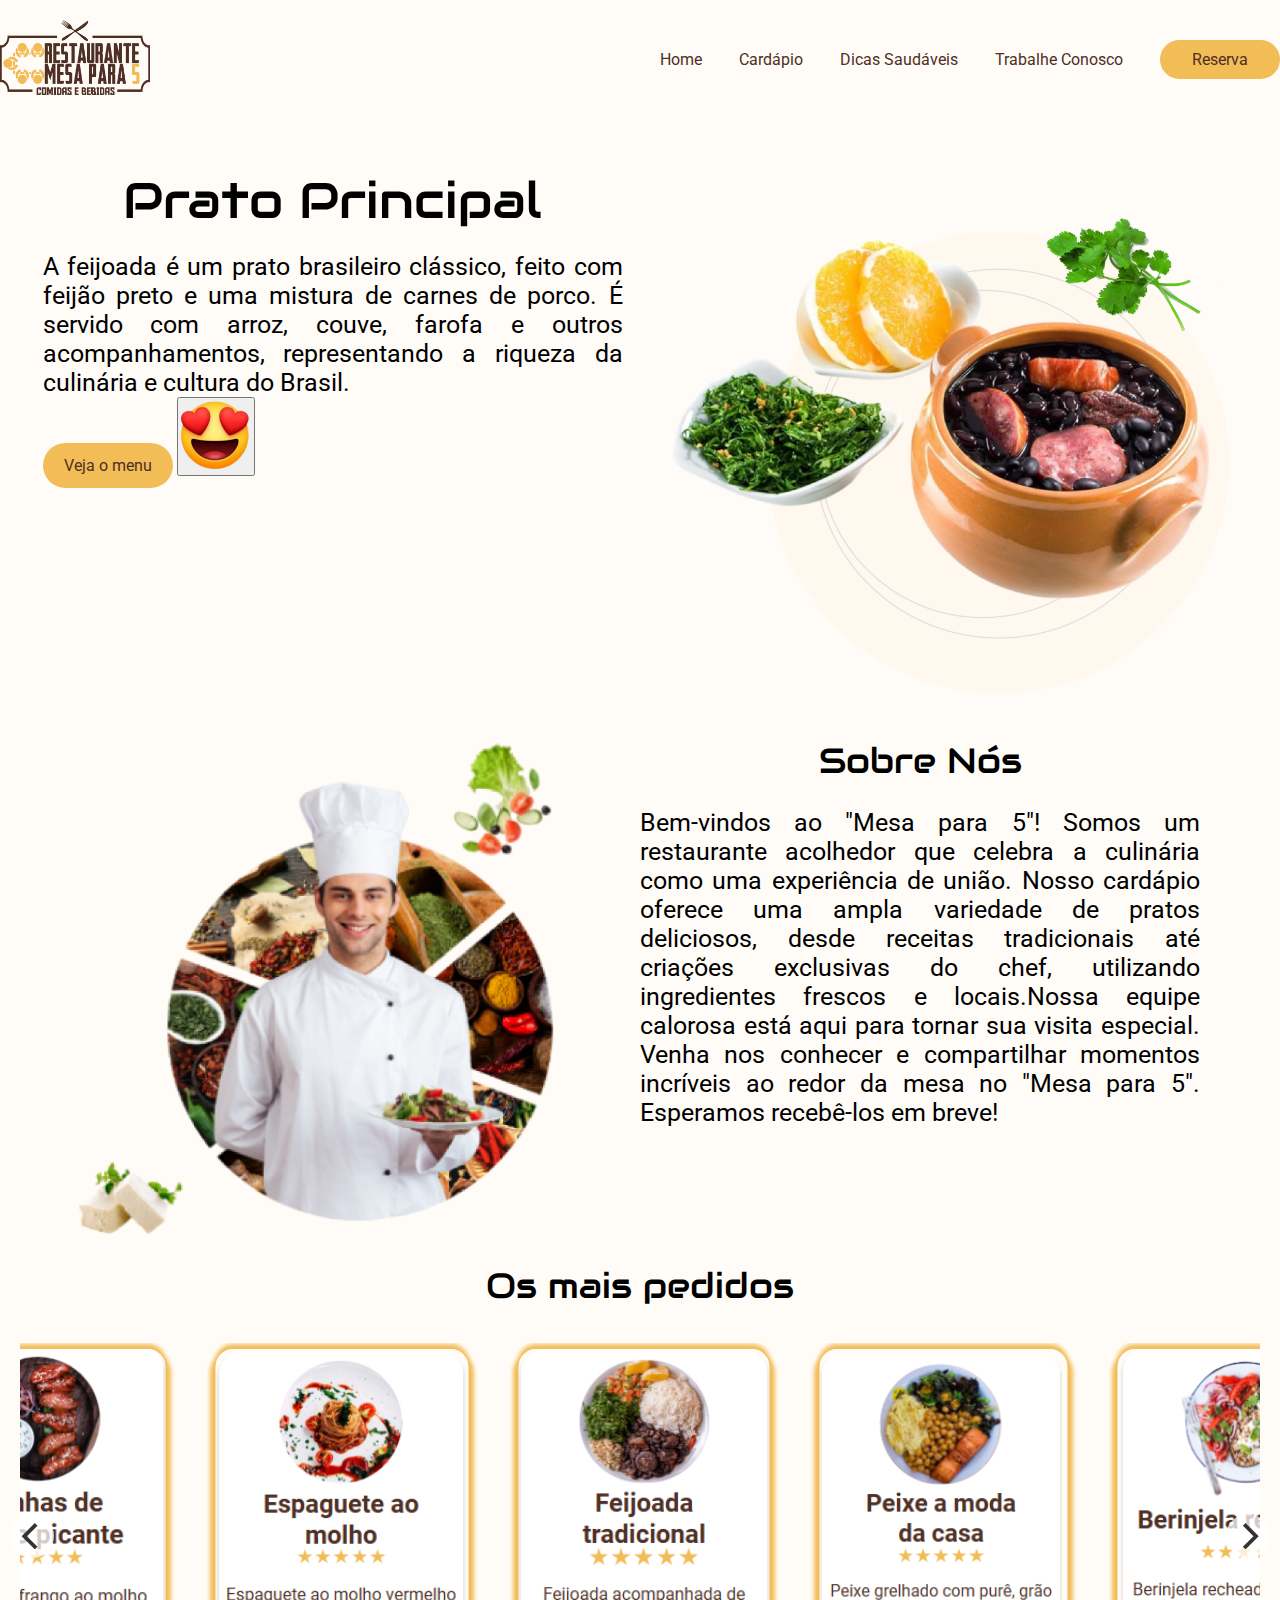
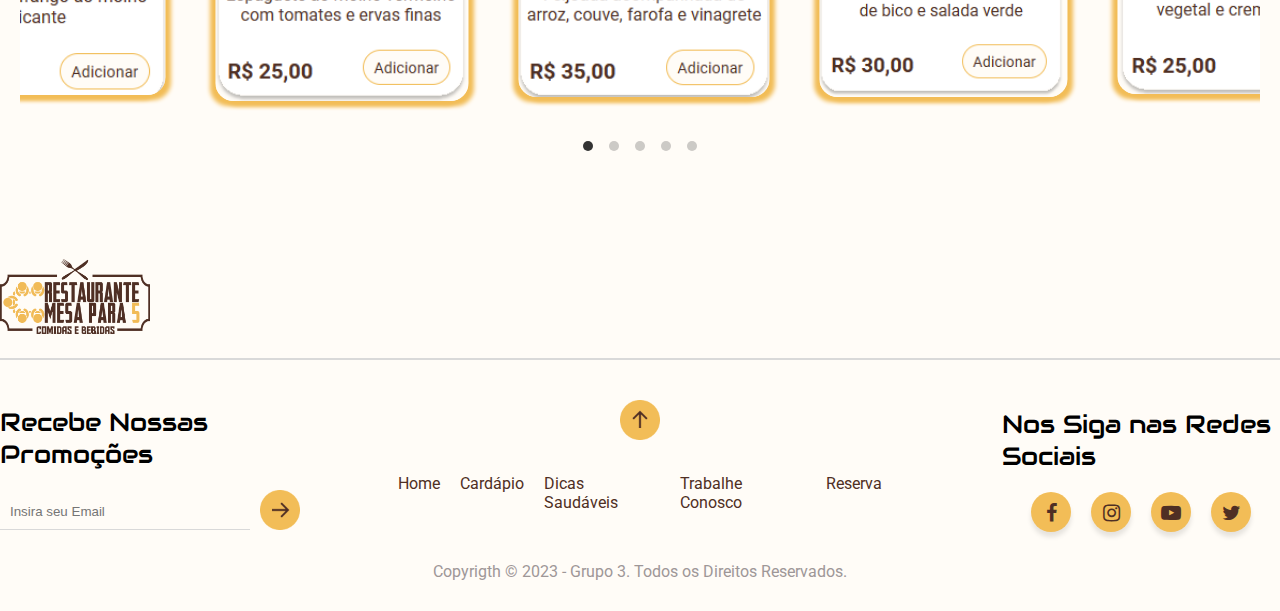
<file: index.html>
<!DOCTYPE html>
<html lang="en">

<head>
    <meta charset="UTF-8">
    <meta name="viewport" content="width=device-width, initial-scale=1.0">
    <title>Mesa Para 5</title>
    <link rel="stylesheet" href="/style-root.css">
    <link rel="stylesheet" href="/style-index.css">
    <script src="/script-index.js" defer></script>
    <link rel="stylesheet" href="https://cdnjs.cloudflare.com/ajax/libs/font-awesome/4.7.0/css/font-awesome.min.css">
    <link rel="stylesheet" href="/flickity-carousel/flickity.css">
    <script src="/flickity-carousel/flickity.pkgd.js" defer></script>
</head>

<body>
    <header class="cabecalho">
        <a href="/index.html">
          <img class="cabecalho-imagem" src="/img/logo.png" alt="Logo do Restaurante Mesa Para 5" width="100">
        </a>
        <nav class="cabecalho-menu">
          <a href="/index.html">Home</a>
          <a href="/pages/cardapio/cardapio.html">Cardápio</a>
          <a href="/pages/dicas_saudaveis/dicas_saudaveis.html">Dicas Saudáveis</a>
          <a href="/pages/trabalhe_conosco/trabalhe_conosco.html">Trabalhe Conosco</a>
          <button class="cabecalho-button"><a href="/pages/reserva/reserva.html">Reserva</button></a>
        </nav>
    </header>
    <main class="main-content">
        <div class="conteiner">
          <div class="prato-principal">
            <h1 class="prato-principal-h1">Prato Principal</h1>
              <section class="section-principal">
                  <p class="p-prato-principal">
                    A feijoada é um prato brasileiro clássico, feito com feijão preto e uma mistura de carnes de porco. É
                    servido com arroz, couve, farofa e outros acompanhamentos, representando a riqueza da culinária e
                    cultura do Brasil.
                  </p>
              </section>
              <div class="botao-menu">
                <button class="menu-button"><a href="/pages/cardapio/cardapio.html">Veja o menu</button></a>
                <button onclick="showModal()" ><img src="/img/coracao 1.png" alt=""></button>
                <div class="modal" id="modal">
                  <div class="modal-content">
                    <span class="span-modal" onclick="hideModal()">&times;</span>
                    <h1 class="modal-content-h1">Cada refeição é uma experiência única e valiosa!</h1>
                  </div>
                </div>
              </div>
            </div>
            <div class="prato-principal-img">
              <img class="prato-principal" src="/img/Prato Principal - img.png" width="400" alt="Imagem do prato principal" class="img-prato-principal">
            </div>
        </div>
        <div class="about-us">
            <div class="about-img">
              <img class="quem-somos-img" src="/img/sobre-nos 1.png" width="400" alt="Imagem chefe de cozinha">
            </div>
            <section class="">
            <h1 class="h1-about-us">Sobre Nós</h1>
              <p class="p-about-us">
                Bem-vindos ao "Mesa para 5"! Somos um restaurante acolhedor que celebra a culinária como uma experiência
                de união. Nosso cardápio oferece uma ampla variedade de pratos deliciosos, desde receitas tradicionais
                até criações exclusivas do chef, utilizando ingredientes frescos e locais.Nossa equipe calorosa está
                aqui para tornar sua visita especial. Venha nos conhecer e compartilhar momentos incríveis ao redor da
                mesa no "Mesa para 5". Esperamos recebê-los em breve!
              </p>
            </section>
          </div>
        </div>
        <div>
          <h1 class="h1-carousel">Os mais pedidos</h1>
          <div class="carousel" data-flickity='{"wrapAround": true}'>
              <div class="carousel-cell">
                <img src="/img/feijoada-tradicional.png" alt="Feijoada tradicional brasileira" width="251" >
              </div>
              <div class="carousel-cell">
                <img src="/img/peixe-moda-casa.png" alt="peixe a moda da casa" width="248">
              </div>
              <div class="carousel-cell">
                <img src="/img/beringela-recheada.png" alt="beringela recheada" width="251">
              </div>
              <div class="carousel-cell">
                <img src="/img/asinhas-frango-picante.png" alt="asinha de frango com pimenta" width="258">
              </div>
              <div class="carousel-cell">
                <img src="/img/espaguete-ao-molho.png" alt="espaguete ao molho" width="253">
              </div>
          </div>
        </div>
    </main>
    <picture class="logo-rodape">
      <a href="/index.html"><img class="cabecalho-imagem" src="/img/logo.png" alt="Logo do Restaurante Mesa Para 5" width="100"></a>
    </picture>
    <footer class="footer">
        <div class="cadastro-para-promocoes">
          <h2 class="titulo-footer">Recebe Nossas Promoções</h2>
          <div>
            <form class="button-confirmar-email-geral" action="#">
              <input class="email-newsletter" type="email" name="email-newsletter" placeholder="Insira seu Email" required>
              <button class="botton-confirmar-email" type="submit" aria-label="Confirmar o Envio"><img
                  src="/img/cadastro-email-newsletter.png" alt=""></button>
            </form>
          </div>
        </div>
        <div class="cabecalho-footer-geral">
          <a href="/index.html"><img src="/img/retornar-topo.png" alt="Retornar ao Topo da Página"></a>
          <nav class="cabecalho-footer">
            <a href="/index.html">Home</a>
            <a href="/pages/cardapio/cardapio.html">Cardápio</a>
            <a href="/pages/dicas_saudaveis/dicas_saudaveis.html">Dicas Saudáveis</a>
            <a href="/pages/trabalhe_conosco/trabalhe_conosco.html">Trabalhe Conosco</a>
            <a href="/pages/reserva/reserva.html">Reserva</a>
          </nav>
          <p class="copyrigth">Copyrigth © 2023 - Grupo 3. Todos os Direitos Reservados.</p>
        </div>
        <div class="redes-sociais">
          <h2 class="titulo-footer">Nos Siga nas Redes Sociais</h2>
          <div class="nossas-redes">
            <div class="icon facebook">
                <div class="rede">Facebook</div>
                <span><i class="fa fa-facebook-f"></i></span>
            </div>
            <div class="icon instagram">
                <div class="rede">Instagram</div>
                <span><i class="fa fa-instagram"></i></span>
            </div>
            <div class="icon youtube">
                <div class="rede">Youtube</div>
                <span><i class="fa fa-youtube-play"></i></span>
            </div>
            <div class="icon twitter">
                <div class="rede">Twitter</div>
                <span><i class="fa fa-twitter"></i></span>
            </div>
        </div>
        </div>
      </footer>
</body>

</html>
</file>
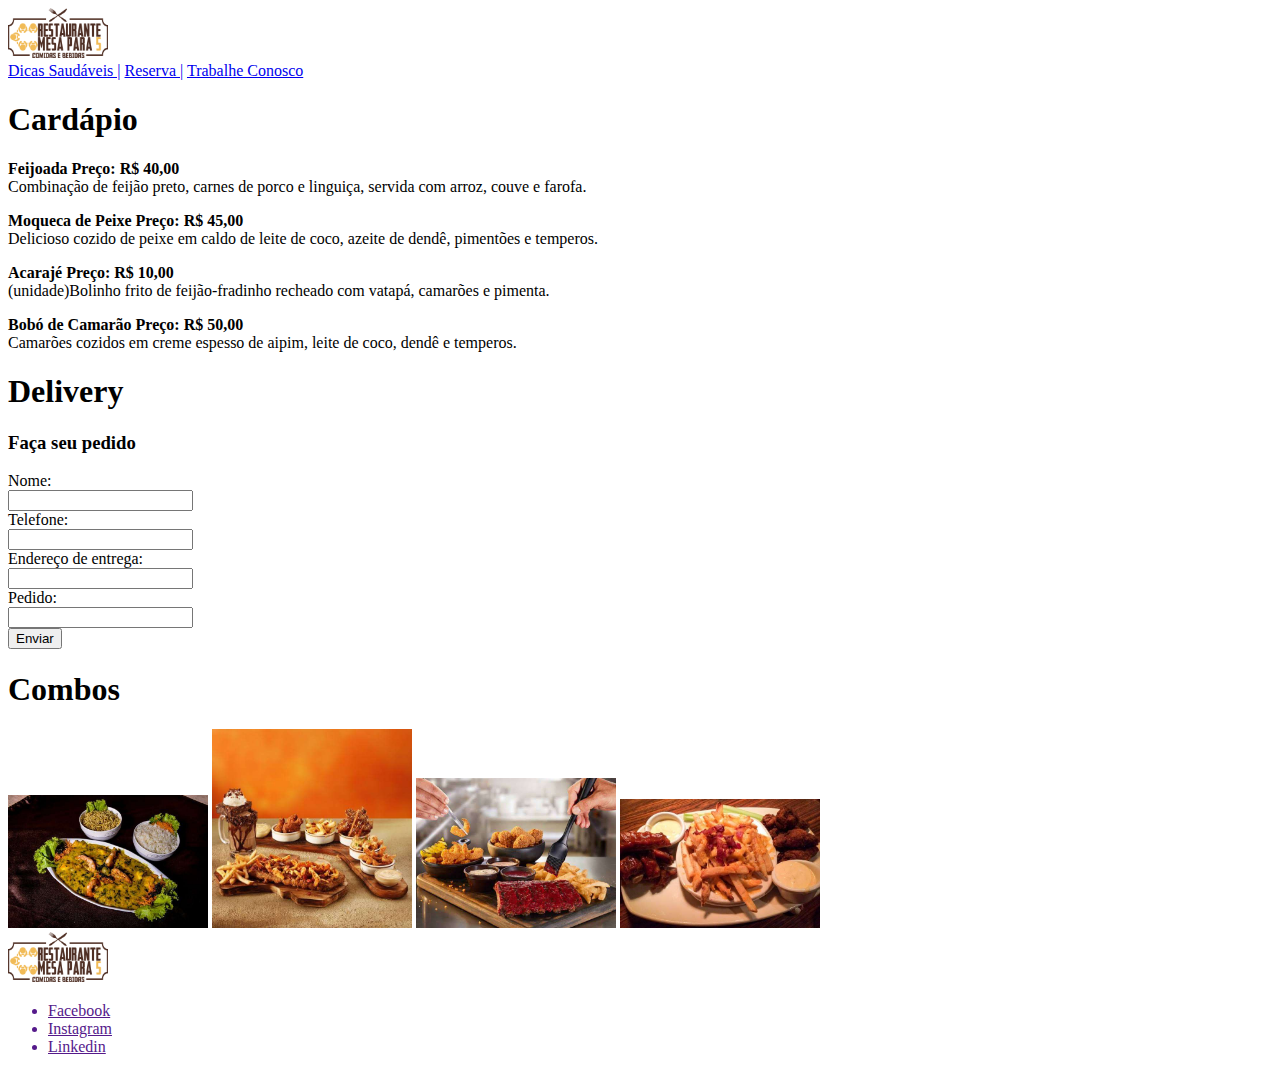
<file: cardapio.html>
<!DOCTYPE html>
<html lang="en">

<head>
    <meta charset="UTF-8">
    <meta name="viewport" content="width=device-width, initial-scale=1.0">
    <title>Mesa Para 5</title>
</head>

<body>
    <header>
        <a href="index.html">
            <img src="img/logo.png" alt="logo da empresa nas cores rosa,preto e branco" width="100">
        </a>
        <nav>
            <a href="dicas_saudaveis.html">Dicas Saudáveis |</a>
            <a href="reserva.html">Reserva |</a>
            <a href="trabalhe_conosco.html">Trabalhe Conosco</a>
        </nav>
    </header>
    <main>
        <section>
            <h1>Cardápio</h1>
            <p>
                <strong>Feijoada Preço: R$ 40,00</strong>
                <br>Combinação de feijão preto, carnes de porco e linguiça, servida com arroz, couve e farofa.
            </p>
            <p>
                <strong>Moqueca de Peixe Preço: R$ 45,00</strong>
                <br>Delicioso cozido de peixe em caldo de leite de coco, azeite de dendê, pimentões e temperos.
            </p>
            <p>
                <strong>Acarajé Preço: R$ 10,00</strong>
                <br> (unidade)Bolinho frito de feijão-fradinho recheado com vatapá, camarões e pimenta.
            </p>
            <p>
                <strong>Bobó de Camarão Preço: R$ 50,00</strong>
                <br>Camarões cozidos em creme espesso de aipim, leite de coco, dendê e temperos.
            </p>
        </section>
        <section>
            <h1>Delivery</h1>
            <h3>Faça seu pedido</h3>
            <form>
                <label>Nome:</label><br>
                <input type="text"><br>
                <label>Telefone:</label><br>
                <input type="email"><br>
                <label>Endereço de entrega:</label><br>
                <input type="text"><br>
                <label>Pedido:</label><br>
                <input type=""><br>
                <button type="submit">Enviar</button>
            </form>
        </section>
        <section>
            <h1>Combos</h1>
            <img src="img/camarão_combo1.jpg" alt="Prato de camarão com arroz" width="200">
            <img src="img/fritas_combo2.jpg" alt="Prato com fritas" width="200">
            <img src="img/costela_combo3.jpg" alt="Picanha de cordeiro" width="200">
            <img src="img/batata_combo4.jpg" alt="Batatas fritas" width="200">
        </section>
    </main>
    <footer>
        <img src="img/logo.png" alt="logo da empresa nas cores rosa,preto e branco" width="100">
        <ul>
            <a href="">
                <li>Facebook</li>
            </a>
            <a href="">
                <li>Instagram</li>
            </a>
            <a href="">
                <li>Linkedin</li>
            </a>
        </ul>
    </footer>
</body>

</html>
</file>
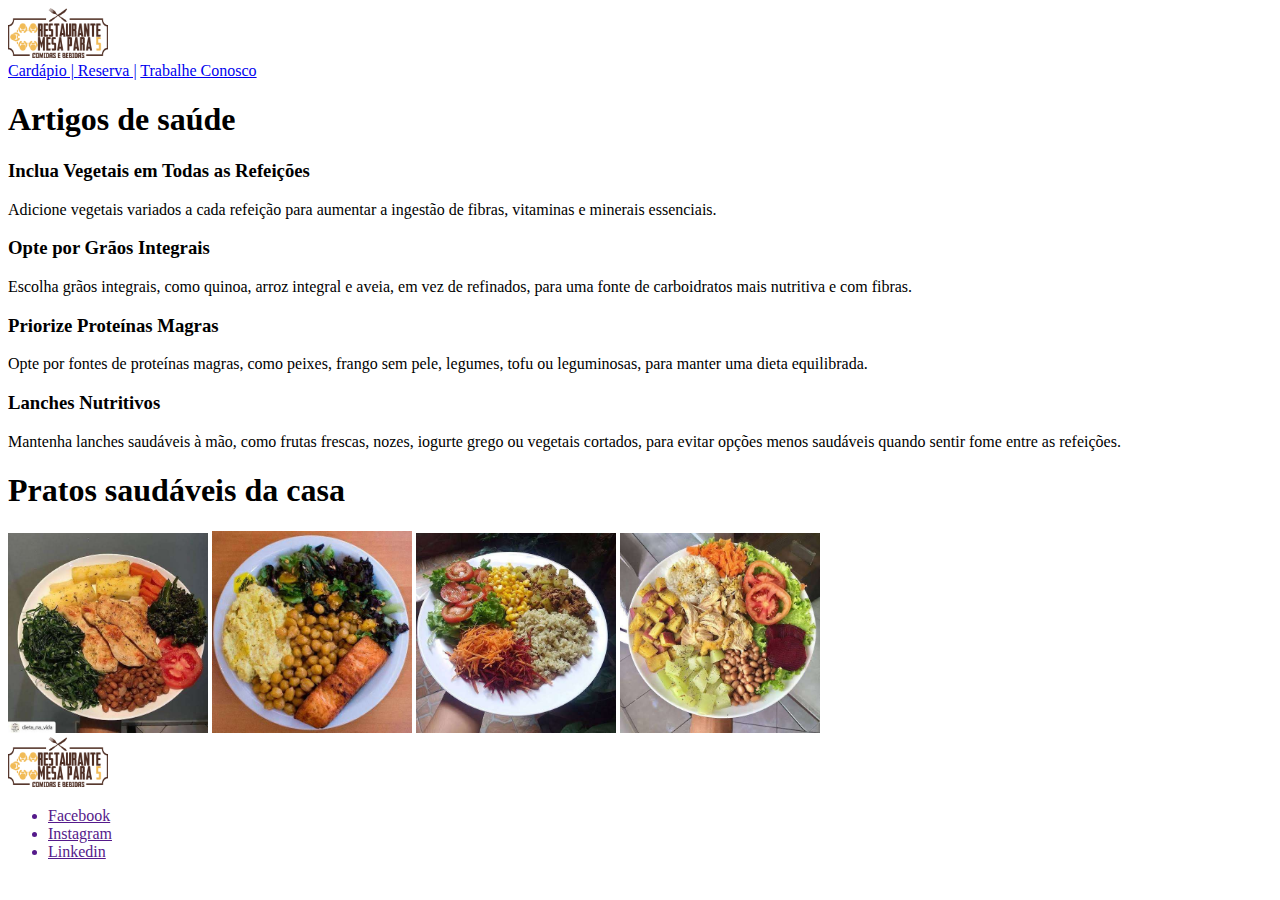
<file: dicas_saudaveis.html>
<!DOCTYPE html>
<html lang="en">

<head>
    <meta charset="UTF-8">
    <meta name="viewport" content="width=device-width, initial-scale=1.0">
    <title>Mesa Para 5</title>
</head>

<body>
    <header>
        <a href="index.html">
            <img src="img/logo.png" alt="logo da empresa nas cores rosa,preto e branco" width="100">
        </a>
        <nav>
            <a href="cardapio.html">Cardápio | </a>
            <a href="reserva.html">Reserva |</a>
            <a href="trabalhe_conosco.html">Trabalhe Conosco</a>
        </nav>
    </header>
    <main>
        <h1>Artigos de saúde</h1>
        <article>
            <h3>Inclua Vegetais em Todas as Refeições</h3>
            <p>Adicione vegetais variados a cada refeição para aumentar a ingestão de fibras, vitaminas e minerais
                essenciais.</p>
        </article>
        <article>
            <h3>Opte por Grãos Integrais</h3>
            <p>Escolha grãos integrais, como quinoa, arroz integral e aveia, em vez de refinados, para uma fonte de
                carboidratos mais nutritiva e com fibras.</p>
        </article>
        <article>
            <h3>Priorize Proteínas Magras</h3>
            <p>Opte por fontes de proteínas magras, como peixes, frango sem pele, legumes, tofu ou leguminosas, para
                manter uma dieta equilibrada.</p>
        </article>
        <article>
            <h3>Lanches Nutritivos</h3>
            <p>Mantenha lanches saudáveis à mão, como frutas frescas, nozes, iogurte grego ou vegetais cortados, para
                evitar opções menos saudáveis quando sentir fome entre as refeições.</p>
        </article>
        <section>
            <h1>Pratos saudáveis da casa</h1>
            <img src="img/prato_casa1.jpg" width="200">
            <img src="img/prato_casa2.jpg" width="200">
            <img src="img/prato_casa3.jpg" width="200">
            <img src="img/prato_casa4.jpg" width="200">
        </section>
    </main>
    <footer>
        <img src="img/logo.png" alt="logo da empresa nas cores rosa,preto e branco" width="100">
        <ul>
            <a href="">
                <li>Facebook</li>
            </a>
            <a href="">
                <li>Instagram</li>
            </a>
            <a href="">
                <li>Linkedin</li>
            </a>
        </ul>
    </footer>
</body>

</html>
</file>
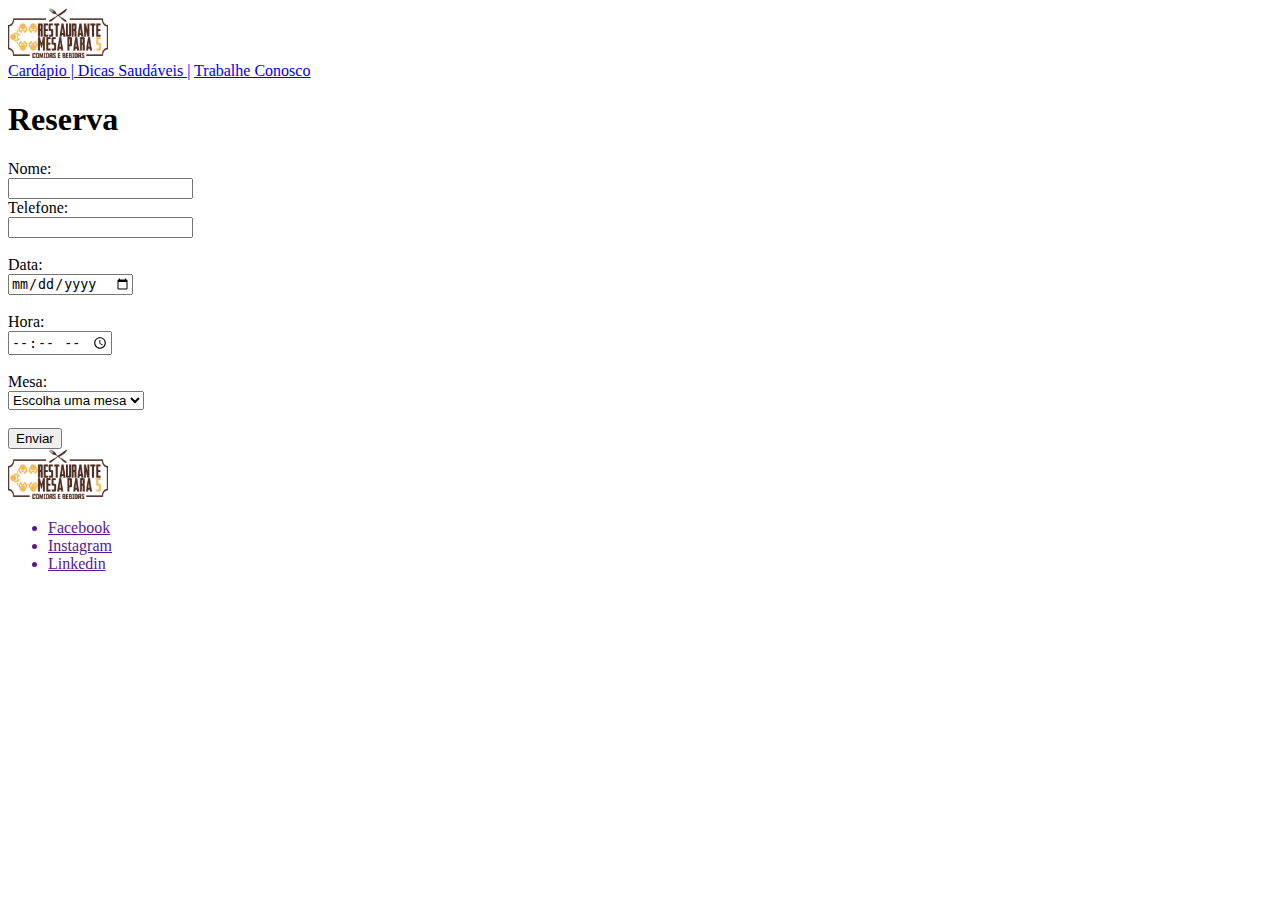
<file: reserva.html>
<!DOCTYPE html>
<html lang="en">

<head>
  <meta charset="UTF-8">
  <meta name="viewport" content="width=device-width, initial-scale=1.0">
  <title>Mesa Para 5</title>
</head>

<body>
  <header>
    <a href="index.html">
      <img src="img/logo.png" alt="logo da empresa nas cores rosa,preto e branco" width="100">
    </a>
    <nav>
      <a href="cardapio.html">Cardápio | </a>
      <a href="dicas_saudaveis.html">Dicas Saudáveis |</a>
      <a href="trabalhe_conosco.html">Trabalhe Conosco</a>
    </nav>
  </header>
  <main>
    <h1>Reserva</h1>
    <form>
      <label for="name">Nome:</label><br>
      <input type="text" id="name" name="name"><br>
      <label for="phone">Telefone:</label><br>
      <input type="tel" id="phone" name="phone"><br><br>
      <label for="date">Data:</label><br>
      <input type="date" id="date" name="date"><br><br>
      <label for="time">Hora:</label><br>
      <input type="time" id="time" name="time"><br><br>
      <label for="table">Mesa:</label><br>
      <select id="table" name="table"><br>
        <option value="">Escolha uma mesa</option>
        <option value="1">1</option>
        <option value="2">2</option>
      </select><br><br>
      <input type="submit" value="Enviar">
    </form>
  </main>
  <footer>
    <img src="img/logo.png" alt="logo da empresa nas cores rosa,preto e branco" width="100">
    <ul>
      <a href="">
        <li>Facebook</li>
      </a>
      <a href="">
        <li>Instagram</li>
      </a>
      <a href="">
        <li>Linkedin</li>
      </a>
    </ul>
  </footer>
</body>

</html>
</file>
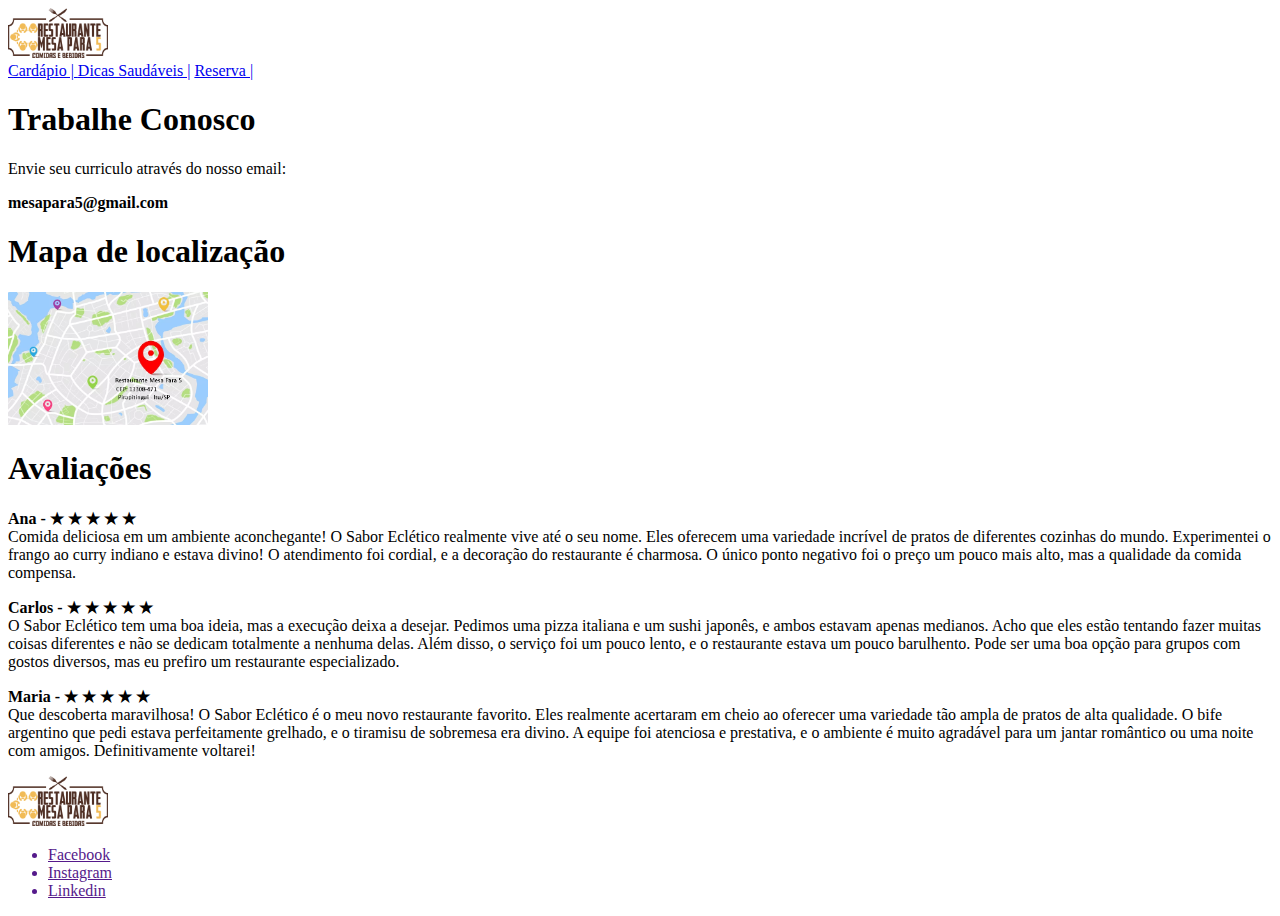
<file: trabalhe_conosco.html>
<!DOCTYPE html>
<html lang="en">

<head>
  <meta charset="UTF-8">
  <meta name="viewport" content="width=device-width, initial-scale=1.0">
  <title>Mesa Para 5</title>
</head>

<body>
  <header>
    <a href="index.html">
      <img src="img/logo.png" alt="logo da empresa nas cores rosa,preto e branco" width="100">
    </a>
    <nav>
      <a href="cardapio.html">Cardápio | </a>
      <a href="dicas_saudaveis.html">Dicas Saudáveis |</a>
      <a href="reserva.html">Reserva |</a>
    </nav>
  </header>
  <main>
    <section>
      <h1>Trabalhe Conosco</h1>
      <p>Envie seu curriculo através do nosso email:</p>
      <strong>mesapara5@gmail.com</strong>
    </section>
    <section>
      <h1>Mapa de localização</h1>
      <img src="img/localização.png" width="200">
    </section>
    <section>
      <h1>Avaliações</h1>
      <p> <strong>Ana - &#9733 &#9733 &#9733 &#9733 &#9733</strong><br>
        Comida deliciosa em um ambiente aconchegante! O Sabor Eclético realmente vive até o seu nome. Eles oferecem uma
        variedade incrível de pratos de diferentes cozinhas do mundo. Experimentei o frango ao curry indiano e estava
        divino! O atendimento foi cordial, e a decoração do restaurante é charmosa. O único ponto negativo foi o preço
        um pouco mais alto, mas a qualidade da comida compensa.
      </p>
      <p> <strong>Carlos - &#9733 &#9733 &#9733 &#9733 &#9733</strong><br>
        O Sabor Eclético tem uma boa ideia, mas a execução deixa a desejar. Pedimos uma pizza italiana e um sushi
        japonês, e ambos estavam apenas medianos. Acho que eles estão tentando fazer muitas coisas diferentes e não se
        dedicam totalmente a nenhuma delas. Além disso, o serviço foi um pouco lento, e o restaurante estava um pouco
        barulhento. Pode ser uma boa opção para grupos com gostos diversos, mas eu prefiro um restaurante especializado.
      </p>
      <p> <strong>Maria - &#9733 &#9733 &#9733 &#9733 &#9733</strong><br>
        Que descoberta maravilhosa! O Sabor Eclético é o meu novo restaurante favorito. Eles realmente acertaram em
        cheio ao oferecer uma variedade tão ampla de pratos de alta qualidade. O bife argentino que pedi estava
        perfeitamente grelhado, e o tiramisu de sobremesa era divino. A equipe foi atenciosa e prestativa, e o ambiente
        é muito agradável para um jantar romântico ou uma noite com amigos. Definitivamente voltarei!
      </p>
    </section>
  </main>
  <footer>
    <img src="img/logo.png" alt="logo da empresa nas cores rosa,preto e branco" width="100">
    <ul>
      <a href="">
        <li>Facebook</li>
      </a>
      <a href="">
        <li>Instagram</li>
      </a>
      <a href="">
        <li>Linkedin</li>
      </a>
    </ul>
  </footer>
</body>

</html>
</file>
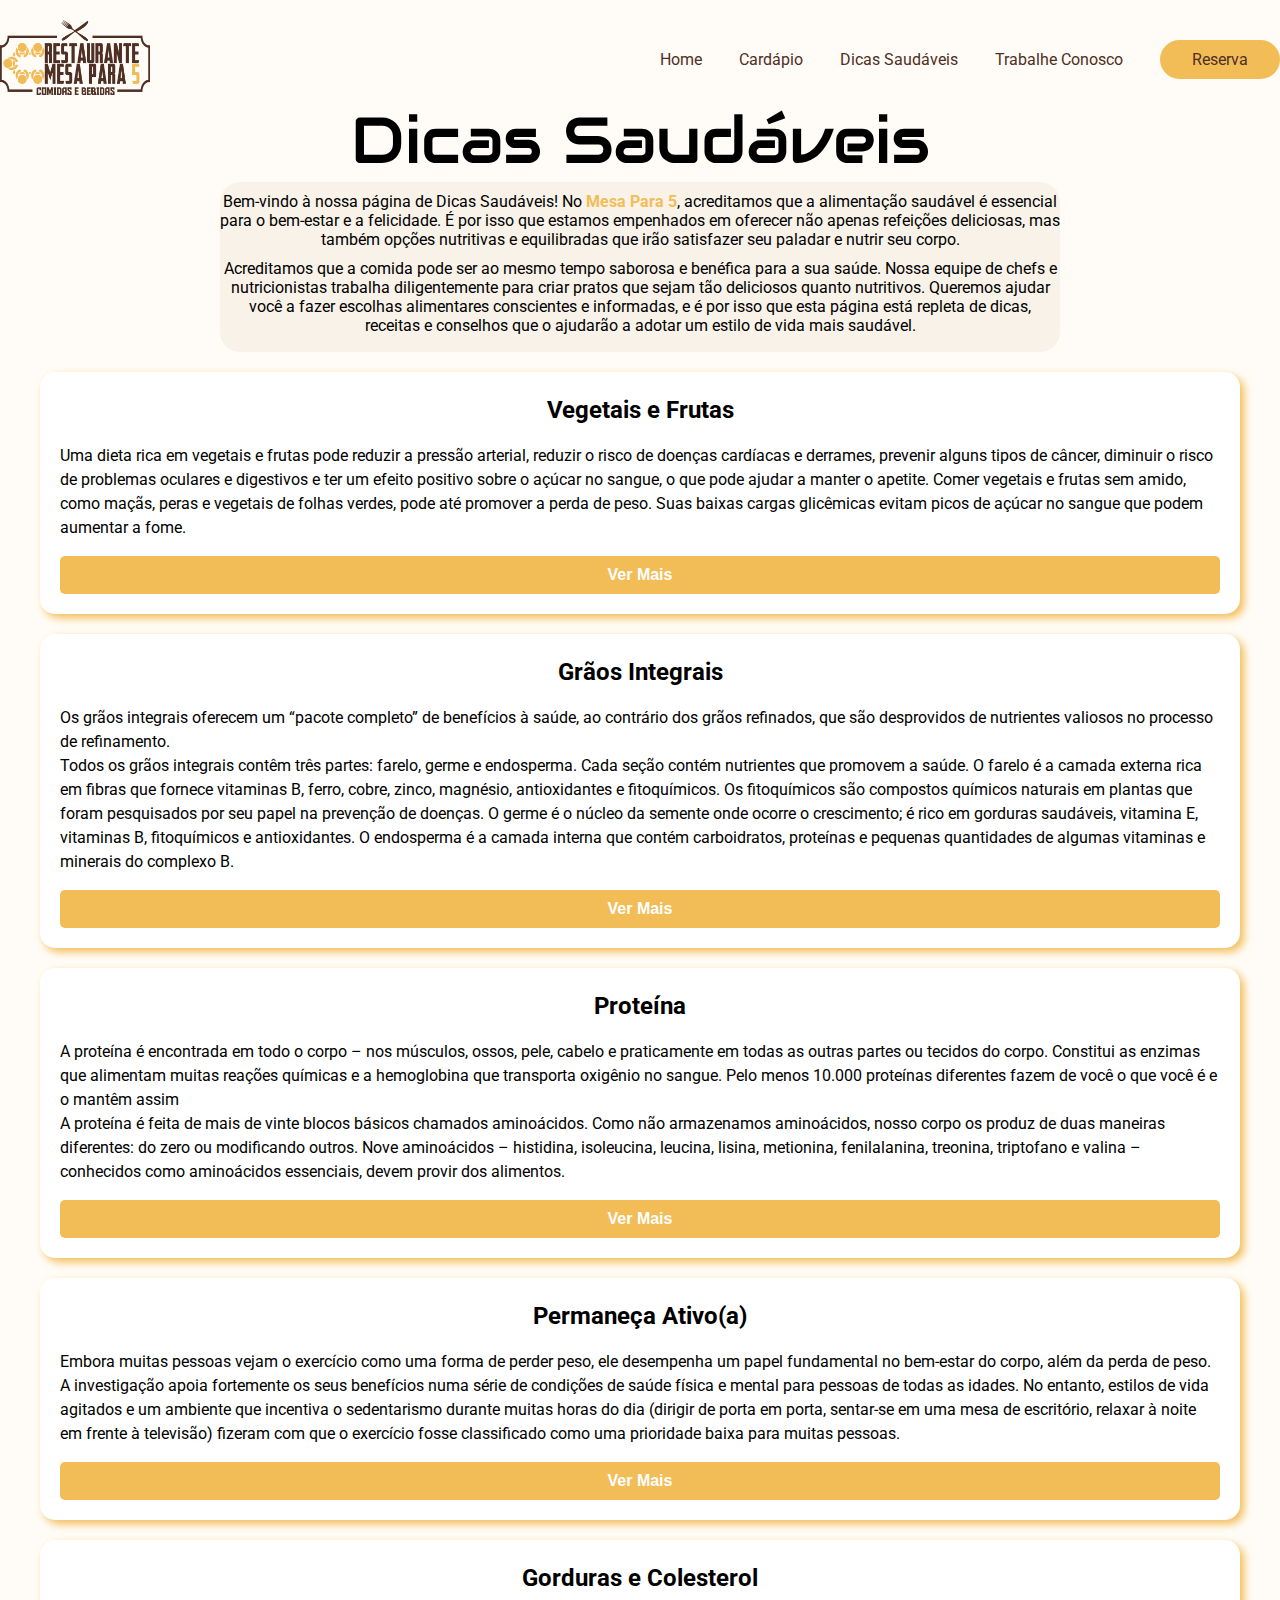
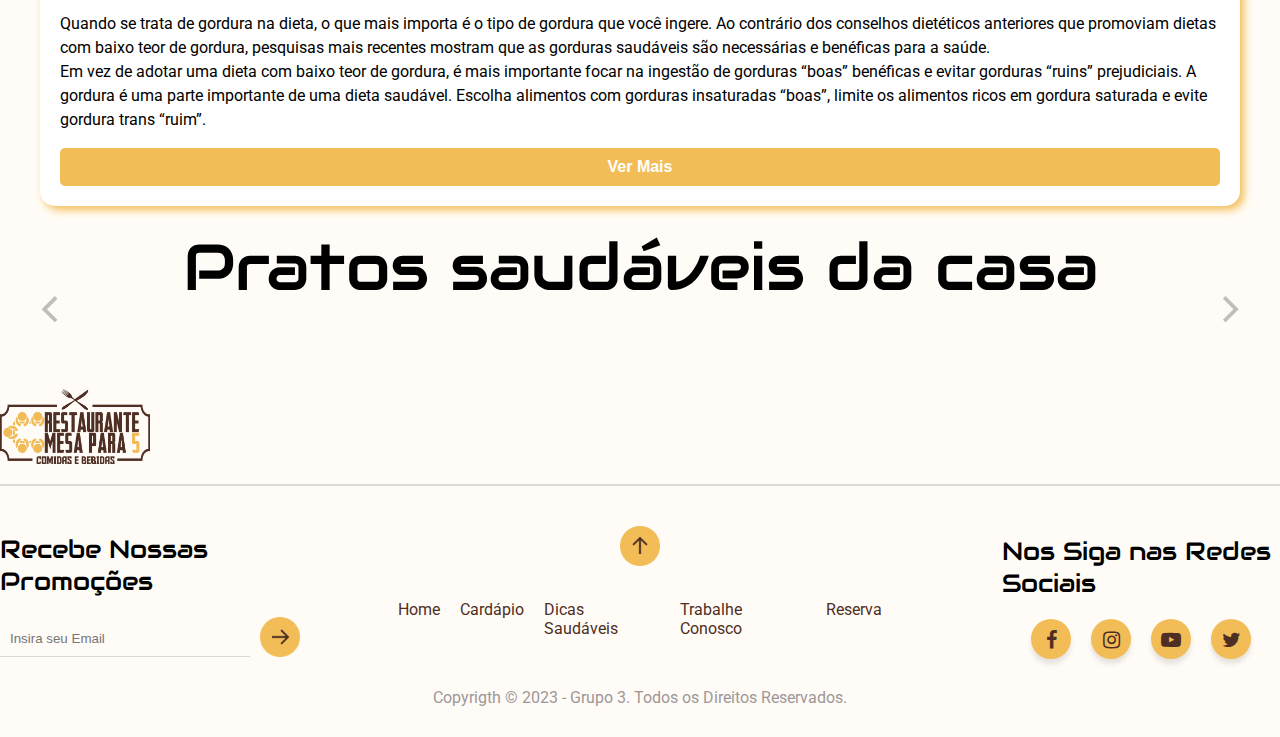
<file: pages/dicas_saudaveis/dicas_saudaveis.html>
<!DOCTYPE html>
<html lang="pt-br">

<head>
    <meta charset="UTF-8">
    <meta name="viewport" content="width=device-width, initial-scale=1.0">
    <script type="module" src="./script-dicas-saudaveis.js" defer></script>
    <link rel="stylesheet" href="https://cdnjs.cloudflare.com/ajax/libs/font-awesome/4.7.0/css/font-awesome.min.css" />
    <link rel="stylesheet" type="text/css" href="/../style-root.css" />
    <link rel="stylesheet" type="text/css" href="./style-dicas-saudaveis.css" />
    <link rel="stylesheet" type="text/css" href="flickity/flickity.css" />
    <script src="./flickity/flickity.pkgd.js" defer></script>
    <title>Mesa Para 5</title>
</head>

<body>
    <header class="cabecalho">
        <a href="/index.html">
            <img class="cabecalho-imagem" src="/img/logo.png" alt="Logo do Restaurante Mesa Para 5" width="100">
        </a>
        <nav class="cabecalho-menu">
            <a href="/index.html">Home</a>
            <a href="/pages/cardapio/cardapio.html">Cardápio</a>
            <a href="/pages/dicas_saudaveis/dicas_saudaveis.html">Dicas Saudáveis</a>
            <a href="/pages/trabalhe_conosco/trabalhe_conosco.html">Trabalhe Conosco</a>
            <button class="cabecalho-button"><a href="/pages/reserva/reserva.html">Reserva</button></a>
        </nav>
    </header>
    <main>
        <h1 class="titu lo-main">Dicas Saudáveis</h1>
        <div class="apresentacao-pagina">
            <p>
                Bem-vindo à nossa página de Dicas Saudáveis! No <strong>Mesa Para 5</strong>, acreditamos que a alimentação saudável é essencial para o bem-estar e a felicidade. É por isso que estamos empenhados em oferecer não apenas refeições deliciosas, mas também opções nutritivas e equilibradas que irão satisfazer seu paladar e nutrir seu corpo.
            </p>
            <p>
                Acreditamos que a comida pode ser ao mesmo tempo saborosa e benéfica para a sua saúde. Nossa equipe de chefs e nutricionistas trabalha diligentemente para criar pratos que sejam tão deliciosos quanto nutritivos. Queremos ajudar você a fazer escolhas alimentares conscientes e informadas, e é por isso que esta página está repleta de dicas, receitas e conselhos que o ajudarão a adotar um estilo de vida mais saudável.
            </p>
        </div>
        <div class="artigos-div">
            <article>
                <h2 class="titulo-artigo">Vegetais e Frutas</h2>
                <p>
                    Uma dieta rica em vegetais e frutas pode reduzir a pressão arterial, reduzir o risco de doenças
                    cardíacas e derrames, prevenir alguns tipos de câncer, diminuir o risco de problemas oculares e
                    digestivos e ter um efeito positivo sobre o açúcar no sangue, o que pode ajudar a manter o apetite.
                    Comer vegetais e frutas sem amido, como maçãs, peras e vegetais de folhas verdes, pode
                    até promover a perda de peso. Suas baixas cargas glicêmicas evitam picos de açúcar no sangue que
                    podem aumentar a fome.
                </p>
                <div id="primeiroArtigo">
                    <ol>
                        <li>
                            <strong>Mantenha as frutas onde você possa vê-las.</strong> Coloque várias frutas inteiras
                            lavadas e prontas para comer em uma tigela ou guarde frutas coloridas picadas em uma tigela
                            de vidro na geladeira para tentar quem gosta de doces.
                        </li>
                        <li>
                            <strong>Explore o corredor de produtos e escolha algo novo.</strong> Variedade e cor são
                            fundamentais para uma dieta saudável. Na maioria dos dias, tente consumir pelo menos uma
                            porção de cada uma das seguintes categorias: vegetais de folhas verdes escuras; frutas e
                            vegetais amarelos ou laranja; frutas e vegetais vermelhos; leguminosas (feijões) e ervilhas;
                            e frutas cítricas.
                        </li>
                        <li>
                            <strong>Faça disso uma refeição.</strong> Experimente cozinhar novas receitas que incluam
                            mais vegetais. Saladas, sopas e salteados são apenas algumas ideias para aumentar a
                            quantidade de vegetais saborosos nas suas refeições.
                        </li>
                    </ol>
                    <p>
                        Fonte: <a
                            href="https://www.hsph.harvard.edu/nutritionsource/what-should-you-eat/vegetables-and-fruits/"
                            target="_blank">https://www.hsph.harvard.edu/nutritionsource/what-should-you-eat/vegetables-and-fruits/
                        </a>
                    </p>
                </div>
                <button id="primeiroBotao">Ver Mais</button>
            </article>
            <article>
                <h2>Grãos Integrais</h2>
                <p>
                    Os grãos integrais oferecem um “pacote completo” de benefícios à saúde, ao contrário dos grãos
                    refinados, que são desprovidos de nutrientes valiosos no processo de refinamento.
                </p>
                <p>
                    Todos os grãos integrais contêm três partes: farelo, germe e endosperma. Cada seção contém
                    nutrientes que promovem a saúde. O farelo é a camada externa rica em fibras que fornece vitaminas B, ferro, cobre, zinco, magnésio, antioxidantes e fitoquímicos. Os fitoquímicos são compostos
                    químicos naturais em plantas que foram pesquisados ​​por seu papel na prevenção de doenças. O germe
                    é o núcleo da semente onde ocorre o crescimento; é rico em gorduras saudáveis, vitamina E,
                    vitaminas B, fitoquímicos e antioxidantes. O endosperma é a camada interna que contém carboidratos,
                    proteínas e pequenas quantidades de algumas vitaminas e minerais do complexo B.
                </p>
                <div id="segundoArtigo">
                    <ul>
                        <li>
                            O farelo e a fibra retardam a decomposição do amido em glicose – mantendo assim um nível
                            estável de açúcar no sangue, em vez de causar picos acentuados.
                        </li>
                        <li>
                            A fibra ajuda a reduzir o colesterol e também a movimentar os resíduos através do trato
                            digestivo.
                        </li>
                        <li>
                            A fibra também pode ajudar a prevenir a formação de pequenos coágulos sanguíneos que podem
                            desencadear ataques cardíacos ou derrames.
                        </li>
                        <li>
                            Fitoquímicos e minerais essenciais como magnésio, selênio e cobre encontrados em grãos
                            integrais podem proteger contra alguns tipos de câncer.
                        </li>
                    </ul>
                    <p>
                        A invenção dos moinhos de rolos industrializados no final do século XIX mudou a forma como
                        processamos os grãos. A moagem remove o farelo e o germe e deixa apenas o endosperma macio e
                        fácil de digerir. Sem o farelo fibroso, o grão fica mais fácil de mastigar. O germe é removido
                        devido ao seu teor de gordura, o que pode limitar a vida útil dos produtos de trigo processados.
                        Os grãos altamente processados ​​resultantes têm qualidade nutricional muito inferior.
                    </p>
                    <p>
                        Substituir grãos refinados por grãos integrais e comer pelo menos 2 porções de grãos integrais
                        diariamente pode ajudar a reduzir o risco de diabete tipo 2. As fibras, os nutrientes e os
                        fitoquímicos dos grãos integrais podem melhorar a sensibilidade à insulina e o metabolismo da
                        glicose e retardar a absorção dos alimentos, evitando pico de açúcar no sangue. Em contraste,
                        os grãos refinados tendem a ter um alto índice glicêmico e carga glicêmica com menos fibras e
                        nutrientes.
                    </p>
                    <p>
                        Fonte: <a href="https://www.hsph.harvard.edu/nutritionsource/what-should-you-eat/whole-grains/"
                            target="_blank">https://www.hsph.harvard.edu/nutritionsource/what-should-you-eat/whole-grains/
                        </a>
                    </p>
                </div>
                <button id="segundoBotao">Ver Mais</button>
            </article>
            <article>
                <h2>Proteína</h2>
                <p>
                    A proteína é encontrada em todo o corpo – nos músculos, ossos, pele, cabelo e praticamente em todas
                    as outras partes ou tecidos do corpo. Constitui as enzimas que alimentam muitas reações químicas e a
                    hemoglobina que transporta oxigênio no sangue. Pelo menos 10.000 proteínas diferentes fazem de você
                    o que você é e o mantêm assim
                </p>
                <p>
                    A proteína é feita de mais de vinte blocos básicos chamados aminoácidos. Como não armazenamos
                    aminoácidos, nosso corpo os produz de duas maneiras diferentes: do zero ou modificando outros. Nove
                    aminoácidos – histidina, isoleucina, leucina, lisina, metionina, fenilalanina, treonina, triptofano
                    e valina – conhecidos como aminoácidos essenciais, devem provir dos alimentos.
                </p>
                <div id="terceiroArtigo">
                    <h3>De quanta proteína eu preciso?</h3>
                    <p>
                        A Academia Nacional de Medicina recomenda que os adultos obtenham um mínimo de 0,8 gramas de
                        proteína para cada quilograma de peso corporal por dia, ou pouco mais de 7 gramas para cada 20
                        quilos de peso corporal.
                    </p>
                    <ul>
                        <li>
                            Para uma pessoa de 140 quilos, isso significa cerca de 50 gramas de proteína por dia.
                        </li>
                        <li>
                            Para uma pessoa de 90 quilos, isso significa cerca de 70 gramas de proteína por dia.
                        </li>
                    </ul>
                    <p>
                        A Academia Nacional de Medicina também estabelece uma ampla faixa de ingestão aceitável de
                        proteínas – algo entre 10% e 35% das calorias por dia. Além disso, há relativamente pouca
                        informação sólida sobre a quantidade ideal de proteína na dieta ou a meta mais saudável de
                        calorias fornecidas pela proteína. Numa análise realizada em Harvard entre mais de 130 mil
                        homens e mulheres que foram acompanhados durante até 32 anos, a percentagem de calorias
                        provenientes da ingestão total de proteínas não estava relacionada com a mortalidade geral ou
                        com causas específicas de morte. No entanto, a fonte de proteína era importante.
                    </p>
                    <p>
                        Fonte: <a href="https://www.hsph.harvard.edu/nutritionsource/what-should-you-eat/protein/"
                            target="_blank">https://www.hsph.harvard.edu/nutritionsource/what-should-you-eat/protein/
                        </a>
                    </p>
                </div>
                <button id="terceiroBotao">Ver Mais</button>
            </article>
            <article>
                <h2>Permaneça Ativo(a)</h2>
                <p>
                    Embora muitas pessoas vejam o exercício como uma forma de perder peso, ele desempenha um papel
                    fundamental no bem-estar do corpo, além da perda de peso. A investigação apoia fortemente os seus
                    benefícios numa série de condições de saúde física e mental para pessoas de todas as idades. No
                    entanto, estilos de vida agitados e um ambiente que incentiva o sedentarismo durante muitas horas do
                    dia (dirigir de porta em porta, sentar-se em uma mesa de escritório, relaxar à noite em frente à
                    televisão) fizeram com que o exercício fosse classificado como uma prioridade baixa para muitas
                    pessoas.
                </p>
                <div id="quartoArtigo">
                    <h3>Tipos de exercício</h3>
                    <ul>
                        <li>
                            <p>
                                Todos os tipos de exercícios oferecem benefícios à saúde. A realização de diferentes
                                tipos de exercícios pode ampliar ainda mais o leque de benefícios. Mas é importante
                                lembrar que algum exercício é melhor do que nenhum, e que quase todas as pessoas podem
                                participar de alguma forma de exercício com segurança.
                            </p>
                        </li>
                        <li>
                            <p>
                                <strong>Atividade física aeróbica/cardiovascular:</strong> São atividades intensas o
                                suficiente e realizadas por tempo suficiente para manter ou melhorar a aptidão cardíaca
                                e pulmonar. Exemplos: caminhar, correr, dançar, etc.
                            </p>
                        </li>
                        <li>
                            <p>
                                <strong>Atividade de fortalecimento muscular:</strong> Isso pode ser chamado de
                                treinamento de resistência. Essas atividades mantêm ou aumentam a força, resistência e
                                potência muscular. Exemplos: aparelhos de musculação, pesos livres, faixas elásticas de
                                resistência, pilates, etc.
                            </p>
                        </li>
                        <li>
                            <p>
                                <strong>Treinamento de flexibilidade:</strong> Isso pode ser chamado de alongamento. Ele
                                alonga ou flexiona um músculo esquelético até o ponto de tensão e permanece por vários
                                segundos para aumentar a elasticidade e a amplitude de movimento ao redor de uma
                                articulação. Melhorar a flexibilidade pode melhorar o desempenho físico geral de outros
                                tipos de exercício. Exemplos: alongamentos dinâmicos realizados com movimento (ioga, tai
                                chi), alongamentos estáticos sem movimento (manter uma postura por vários segundos ou
                                mais).
                            </p>
                        </li>
                    </ul>
                    <p>
                        Fonte: <a
                            href="https://www.hsph.harvard.edu/nutritionsource/staying-active/">https://www.hsph.harvard.edu/nutritionsource/staying-active/
                        </a>
                    </p>
                </div>
                <button id="quartoBotao">Ver Mais</button>
            </article>
            <article>
                <h2>Gorduras e Colesterol</h2>
                <p>
                    Quando se trata de gordura na dieta, o que mais importa é o tipo de gordura que você ingere. Ao
                    contrário dos conselhos dietéticos anteriores que promoviam dietas com baixo teor de gordura,
                    pesquisas mais recentes mostram que as gorduras saudáveis ​​são necessárias e benéficas para a
                    saúde.
                </p>
                <p>
                    Em vez de adotar uma dieta com baixo teor de gordura, é mais importante focar na ingestão de
                    gorduras “boas” benéficas e evitar gorduras “ruins” prejudiciais. A gordura é uma parte
                    importante de uma dieta saudável. Escolha alimentos com gorduras insaturadas “boas”, limite os
                    alimentos ricos em gordura saturada e evite gordura trans “ruim”.
                </p>
                <div id="quintoArtigo">

                    <ul>
                        <li>
                            <strong>Gorduras insaturadas “boas” –</strong> gorduras monoinsaturadas e poli-insaturadas –
                            reduzem o risco de doenças. Alimentos ricos em gorduras boas incluem óleos vegetais (como
                            azeite, canola, girassol, soja e milho), nozes, sementes e peixes.
                        </li>
                        <li>
                            <strong>As gorduras “ruins” –</strong> gorduras trans – aumentam o risco de doenças, mesmo
                            quando consumidas em pequenas quantidades. Os alimentos que contêm gorduras trans estão
                            principalmente em alimentos processados ​​feitos com gordura trans de óleo parcialmente
                            hidrogenado. Felizmente, as gorduras trans foram eliminadas de muitos desses alimentos.
                        </li>
                        <li>
                            <strong>As gorduras saturadas</strong>, embora não sejam tão prejudiciais quanto as gorduras
                            trans, em comparação com as gorduras insaturadas, impactam negativamente a saúde e são
                            melhor consumidas com moderação. Alimentos que contêm grandes quantidades de gordura
                            saturada incluem carne vermelha, manteiga, queijo e sorvete. Algumas gorduras vegetais, como
                            óleo de coco e óleo de palma, também são ricas em gordura saturada.
                        </li>
                    </ul>
                    <p>
                        Fonte: <a
                            href="https://www.hsph.harvard.edu/nutritionsource/what-should-you-eat/fats-and-cholesterol/">https://www.hsph.harvard.edu/nutritionsource/what-should-you-eat/fats-and-cholesterol/
                        </a>
                    </p>
                </div>
                <button id="quintoBotao">Ver Mais</button>
            </article>
        </div>

        <div class="pradosCasa">
            <h1>Pratos saudáveis da casa</h1>
            <div class="carousel" data-flickity='{"wrapAround": true}'>

            </div>
            <div id="avisoCarrinho">
                
            </div>
        </div>
    </main>

    <picture class="logo-rodape">
        <img class="cabecalho-imagem" src="/img/logo.png" alt="Logo do Restaurante Mesa Para 5" width="100">
    </picture>
    <footer class="footer">
        <div class="cadastro-para-promocoes">
            <h2 class="titulo-footer">Recebe Nossas Promoções</h2>
            <div>
                <form class="button-confirmar-email-geral" action="#">
                    <input class="email-newsletter" type="email" name="email-newsletter" placeholder="Insira seu Email"
                        required>
                    <button class="botton-confirmar-email" type="submit" aria-label="Confirmar o Envio"><img
                            src="/img/cadastro-email-newsletter.png" alt=""></button>
                </form>
            </div>
        </div>
        <div class="cabecalho-footer-geral">
            <a href="/pages/dicas_saudaveis/dicas_saudaveis.html"><img src="/img/retornar-topo.png"
                    alt="Retornar ao Topo da Página"></a>
            <nav class="cabecalho-footer">
                <a href="/index.html">Home</a>
                <a href="/pages/cardapio/cardapio.html">Cardápio</a>
                <a href="/pages/dicas_saudaveis/dicas_saudaveis.html">Dicas Saudáveis</a>
                <a href="/pages/trabalhe_conosco/trabalhe_conosco.html">Trabalhe Conosco</a>
                <a href="/pages/reserva/reserva.html">Reserva</a>
            </nav>
            <p class="copyrigth">Copyrigth © 2023 - Grupo 3. Todos os Direitos Reservados.</p>
        </div>
        <div class="redes-sociais">
            <h2 class="titulo-footer">Nos Siga nas Redes Sociais</h2>
            <div class="nossas-redes">
                <div class="icon facebook">
                    <div class="rede">Facebook</div>
                    <span><i class="fa fa-facebook-f"></i></span>
                </div>
                <div class="icon instagram">
                    <div class="rede">Instagram</div>
                    <span><i class="fa fa-instagram"></i></span>
                </div>
                <div class="icon youtube">
                    <div class="rede">Youtube</div>
                    <span><i class="fa fa-youtube-play"></i></span>
                </div>
                <div class="icon twitter">
                    <div class="rede">Twitter</div>
                    <span><i class="fa fa-twitter"></i></span>
                </div>
            </div>
        </div>
    </footer>
</body>

</html>
</file>
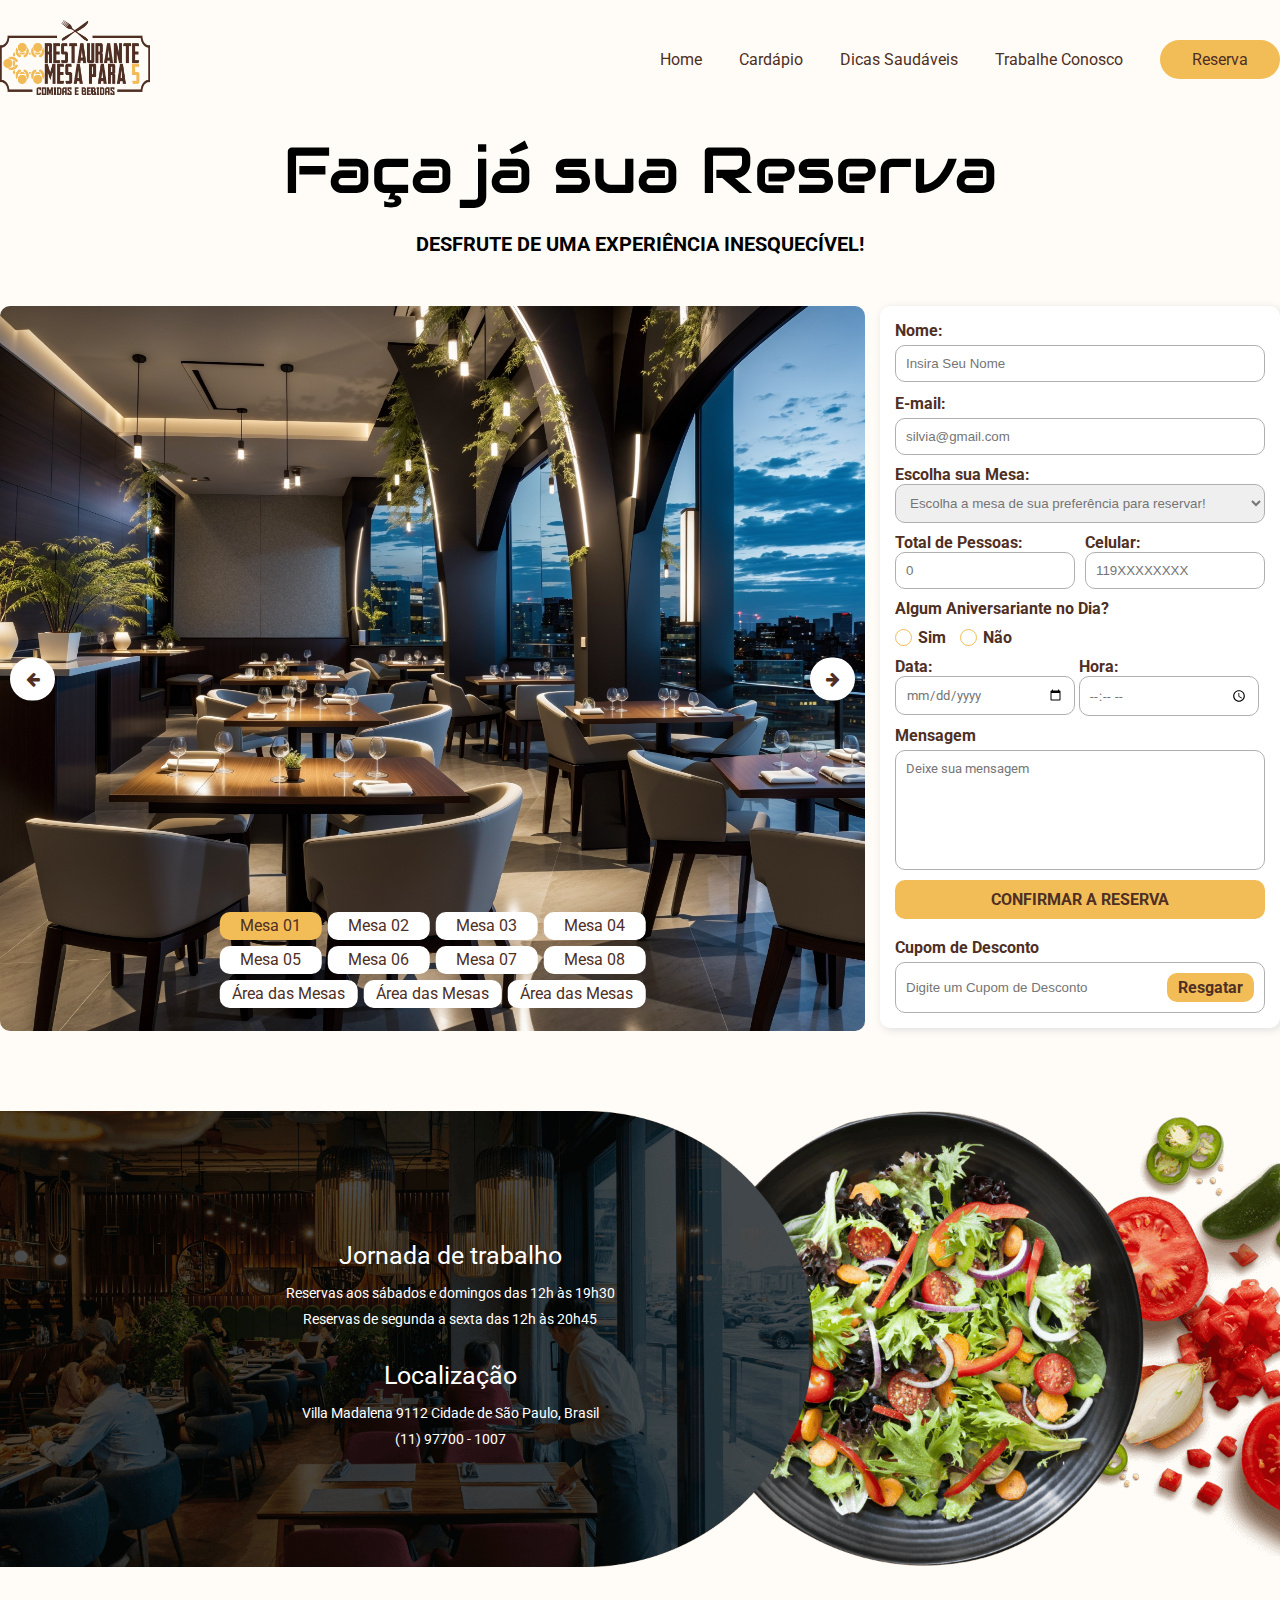
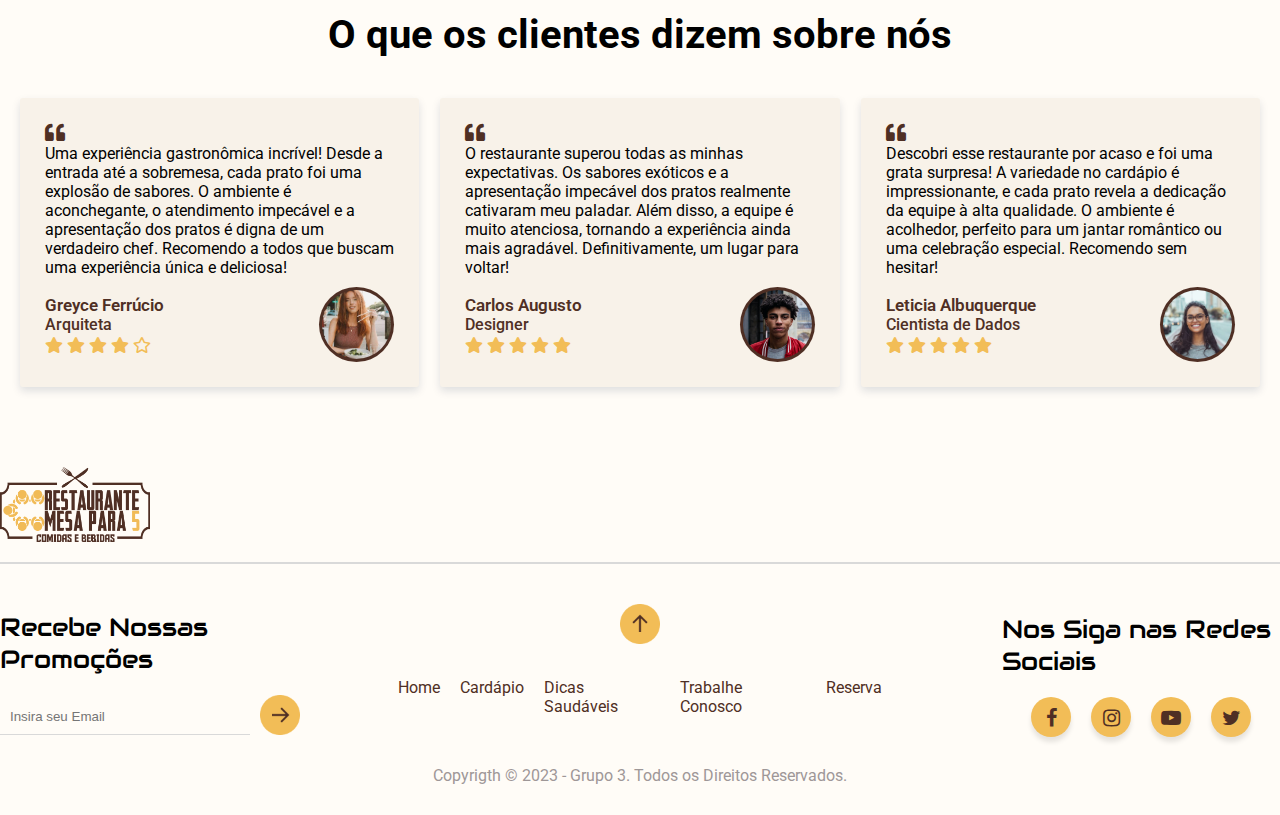
<file: pages/reserva/reserva.html>
<!DOCTYPE html>
<html lang="pt-BR">

<head>
  <meta charset="UTF-8">
  <meta name="viewport" content="width=device-width, initial-scale=1.0">
  <link rel="stylesheet" href="https://cdnjs.cloudflare.com/ajax/libs/font-awesome/5.15.3/css/all.min.css" />
  <title>Reserva | Mesa Para 5</title>
  <link rel="stylesheet" href="/style-root.css">
  <link rel="stylesheet" href="style-reserva.css">
  <script src="script-reserva.js" defer></script>
  <link rel="stylesheet" href="https://cdnjs.cloudflare.com/ajax/libs/font-awesome/4.7.0/css/font-awesome.min.css">
</head>

<body>
  <header class="cabecalho">
    <a href="/index.html">
      <img class="cabecalho-imagem" src="/img/logo.png" alt="Logo do Restaurante Mesa Para 5" width="100">
    </a>
    <nav class="cabecalho-menu">
      <a href="/index.html">Home</a>
      <a href="/pages/cardapio/cardapio.html">Cardápio</a>
      <a href="/pages/dicas_saudaveis/dicas_saudaveis.html">Dicas Saudáveis</a>
      <a href="/pages/trabalhe_conosco/trabalhe_conosco.html">Trabalhe Conosco</a>
      <button class="cabecalho-button"><a href="/pages/reserva/reserva.html">Reserva</button></a>
    </nav>
  </header>
  <main>
    <h1 class="titulo">Faça já sua Reserva</h1>
    <h2 class="subtitulo">DESFRUTE DE UMA EXPERIÊNCIA INESQUECÍVEL!</h2>
    <div class="conteiner-conteudo">
      <div class="content">
        <div class="imagens">
          <img src="/img/mesa-01.jpg">
          <img src="/img/mesa-02.jpg">
          <img src="/img/mesa-03.jpg">
          <img src="/img/mesa-04.jpg">
          <img src="/img/mesa-05.jpg">
          <img src="/img/mesa-06.jpg">
          <img src="/img/mesa-07.jpg">
          <img src="/img/mesa-08.jpg">
          <img src="/img/areas-das-mesas-01.png">
          <img src="/img/areas-das-mesas-02.png">
          <img src="/img/areas-das-mesas-03.png">
        </div>
        <div onclick="side_slide(-1)" class="slide left">
          <span class="fa fa-arrow-left"></span>
        </div>
        <div onclick="side_slide(1)" class="slide right">
          <span class="fa fa-arrow-right"></span>
        </div>
        <div class="btm-sliders">
          <span onclick="btm_slide(1)">Mesa 01</span>
          <span onclick="btm_slide(2)">Mesa 02</span>
          <span onclick="btm_slide(3)">Mesa 03</span>
          <span onclick="btm_slide(4)">Mesa 04</span>
          <span onclick="btm_slide(5)">Mesa 05</span>
          <span onclick="btm_slide(6)">Mesa 06</span>
          <span onclick="btm_slide(7)">Mesa 07</span>
          <span onclick="btm_slide(8)">Mesa 08</span>
          <span onclick="btm_slide(9)">Área das Mesas</span>
          <span onclick="btm_slide(10)">Área das Mesas</span>
          <span onclick="btm_slide(11)">Área das Mesas</span>
        </div>
      </div>
      <section>
        <div class="form-conteudo">
          <form class="form" action="#">
            <label for="username">Nome:</label>
            <input class="input-name" type="text" id="username" name="username" placeholder="Insira Seu Nome">
            <div class="error-container">
              <p id="username-helper" class="error-text">Por favor introduza seu nome</p>
            </div>
            <label for="email" class="label-email">E-mail:</label>
            <input class="input-email" type="text" id="email" name="email" placeholder="silvia@gmail.com">
            <p id="email-helper" class="error-text">*Por favor introduza seu email</p>
            <label for="mesas" class="label-escolha-da-mesa">Escolha sua Mesa:</label>
            <select id="mesas" class="select" name="mesas">
              <option value="">Escolha a mesa de sua preferência para reservar!</option>
              <option value="1">Mesa 01</option>
              <option value="2">Mesa 02</option>
              <option value="3">Mesa 03</option>
              <option value="4">Mesa 04</option>
              <option value="5">Mesa 05</option>
              <option value="6">Mesa 06</option>
              <option value="7">Mesa 07</option>
              <option value="7">Mesa 08</option>
            </select>
            <p id="mesas-helper" class="error-text">*Por favor introduza seu email</p>
            <div class="pessoas-telefone">
              <div>
                <label for="total_de_pessoas" class="label-total-de-pessoas">Total de Pessoas:</label>
                <input class="input-pessoas" type="text" id="total_de_pessoas" name="total_de_pessoas" placeholder="0">
                <p id="pessoas-helper" class="error-text">*Por favor insira o nº de pessoas</p>
              </div>
              <div>
                <label for="phone">Celular:</label>
                <input class="input-telefone" type="tel" id="phone" name="phone" placeholder="119XXXXXXXX">
                <p id="phone-helper" class="error-text">*Por favor insira o nº para contato</p>
              </div>
            </div>
            <div class="radio-form">
              <p class="radio-titulo">Algum Aniversariante no Dia?</p>
              <input type="radio" id="sim" name="
              birthday" value="sim">
              <label class="label-aniversariante" for="sim">Sim</label>
              <input type="radio" id="nao" name="
              birthday" value="nao">
              <label class="label-aniversariante" for="nao">Não</label>
            </div>
            <div class="date-time">
              <div>
                <label for="date">Data:</label>
                <input class="input-date" type="date" id="date" name="date">
                <p id="date-helper" class="error-text">*Por favor insira a data da reserva</p>
              </div>
              <div>
                <label for="time">Hora:</label>
                <input class="input-time" type="time" id="time" name="time">
                <p id="time-helper" class="error-text">*Por favor insira a hora da reserva</p>
              </div>
            </div>
            <label for="mensagem" class="label-mensagem">Mensagem</label>
            <textarea class="textearea" name="mensagem" id="mensagem" placeholder="Deixe sua mensagem"></textarea>
            <button class="button-enviar" type="submit">CONFIRMAR A RESERVA</button>
          </form>
          <br>
          <label for="cupom" class="label-cupom-de-desconto">Cupom de Desconto</label>
          <div class="box-cupom">
            <input class="input-cupom" type="text" id="cupom" name="cupom" placeholder="Digite um Cupom de Desconto">
            <button id="botaoResgatar" onclick="exibirImagemDoCupom()" class="button-resgatar">Resgatar</button>
            <p id="cupom-helper" class="error-text">Cupom de desconto não encontrado.</p>
          </div>
        </div>
    </div>
    </section>


    <div id="imagemModal">
      <div id="modalConteudo">
        <span id="fecharBotao" onclick="fecharImagem()">
          <div id="circulo">
            <span class="fa fa-close"></span>
          </div>
        </span>
        <img id="modalImagem" alt="Imagem relacionada ao cupom de desconto">
      </div>
    </div>

    <div class="observacoes-atendimento">
      <div class="texto-atendimento">
        <h2 class="titulo-atendimento">Jornada de trabalho</h2>
        <p class="paragrafo-atendimento">Reservas aos sábados e domingos das 12h às 19h30</p>
        <p class="paragrafo-atendimento">Reservas de segunda a sexta das 12h às 20h45</p>
        <br>
        <h2 class="titulo-atendimento">Localização</h2>
        <p class="paragrafo-atendimento">Villa Madalena 9112 Cidade de São Paulo, Brasil</p>
        <p class="paragrafo-atendimento">(11) 97700 - 1007</p>
      </div>
      <img src="/img/bg_reserva.png" alt="" width="100%">
    </div>
  </main>

  <h2 class="feedback">O que os clientes dizem sobre nós</h2>

  <div class="container-comentatios">
    <!-- Primeiro Cliente  -->
    <div class="box">
      <i class="fas fa-quote-left quote"></i>
      <p>
        Uma experiência gastronômica incrível! Desde a entrada até a sobremesa, cada prato foi uma explosão de sabores. O ambiente é aconchegante, o atendimento impecável e a apresentação dos pratos é digna de um verdadeiro chef. Recomendo a todos que buscam uma experiência única e deliciosa!
      </p>
      <div class="content-comentarios">
        <div class="info">
          <div class="name-comentarios">Greyce Ferrúcio</div>
          <div class="job">Arquiteta</div>
          <div class="stars">
            <i class="fas fa-star"></i>
            <i class="fas fa-star"></i>
            <i class="fas fa-star"></i>
            <i class="fas fa-star"></i>
            <i class="far fa-star"></i>
          </div>
        </div>
        <div class="imagem-cliente">
          <img src="/img/cliente-greyce.jpeg" perfil alt="Cliente 1"> 
        </div>
      </div>
    </div>

    <!-- Segundo Cliente  -->
    <div class="box">
      <i class="fas fa-quote-left quote"></i>
      <p>
        O restaurante superou todas as minhas expectativas. Os sabores exóticos e a apresentação impecável dos pratos realmente cativaram meu paladar. Além disso, a equipe é muito atenciosa, tornando a experiência ainda mais agradável. Definitivamente, um lugar para voltar!
      </p>
      <div class="content-comentarios">
        <div class="info">
          <div class="name-comentarios">Carlos Augusto</div>
          <div class="job">Designer</div>
          <div class="stars">
            <i class="fas fa-star"></i>
            <i class="fas fa-star"></i>
            <i class="fas fa-star"></i>
            <i class="fas fa-star"></i>
            <i class="fas fa-star"></i>
          </div>
        </div>
        <div class="imagem-cliente">
          <img src="/img/cliente-carlos-augusto.jpeg" perfil alt="Cliente 1"> 
        </div>
      </div>
    </div>

    <!-- Terceiro Cliente  -->

    <div class="box">
      <i class="fas fa-quote-left quote"></i>
      <p>
        Descobri esse restaurante por acaso e foi uma grata surpresa! A variedade no cardápio é impressionante, e cada prato revela a dedicação da equipe à alta qualidade. O ambiente é acolhedor, perfeito para um jantar romântico ou uma celebração especial. Recomendo sem hesitar!
      </p>
      <div class="content-comentarios">
        <div class="info">
          <div class="name-comentarios">Leticia Albuquerque</div>
          <div class="job">Cientista de Dados</div>
          <div class="stars">
            <i class="fas fa-star"></i>
            <i class="fas fa-star"></i>
            <i class="fas fa-star"></i>
            <i class="fas fa-star"></i>
            <i class="fas fa-star"></i>
          </div>
        </div>
        <div class="imagem-cliente">
          <img src="/img/cliente-leticia.jpeg" perfil alt="Cliente 1"> 
        </div>
      </div>
    </div>

  </div>

  <picture class="logo-rodape">
    <img class="cabecalho-imagem" src="/img/logo.png" alt="Logo do Restaurante Mesa Para 5" width="100">
  </picture>

  <footer class="footer">

    <div class="cadastro-para-promocoes">
      <h2 class="titulo-footer">Recebe Nossas Promoções</h2>
      <div>
        <form class="button-confirmar-email-geral" action="#">
          <input class="email-newsletter" type="email" name="email-newsletter" placeholder="Insira seu Email" required>
          <button class="botton-confirmar-email" type="submit" aria-label="Confirmar o Envio"><img
              src="/img/cadastro-email-newsletter.png" alt=""></button>
        </form>
      </div>
    </div>

    <div class="cabecalho-footer-geral">
      <a href="/pages/reserva/reserva.html"><img src="/img/retornar-topo.png" alt="Retornar ao Topo da Página"></a>
      <nav class="cabecalho-footer">
        <a href="/index.html">Home</a>
        <a href="/pages/cardapio/cardapio.html">Cardápio</a>
        <a href="/pages/dicas_saudaveis/dicas_saudaveis.html">Dicas Saudáveis</a>
        <a href="/pages/trabalhe_conosco/trabalhe_conosco.html">Trabalhe Conosco</a>
        <a href="/pages/reserva/reserva.html">Reserva</a>
      </nav>
      <p class="copyrigth">Copyrigth © 2023 - Grupo 3. Todos os Direitos Reservados.</p>
    </div>
    <div class="redes-sociais">
      <h2 class="titulo-footer">Nos Siga nas Redes Sociais</h2>
      <div class="nossas-redes">
        <div class="icon facebook">
          <div class="rede">Facebook</div>
          <span><i class="fa fa-facebook-f"></i></span>
        </div>
        <div class="icon instagram">
          <div class="rede">Instagram</div>
          <span><i class="fa fa-instagram"></i></span>
        </div>
        <div class="icon youtube">
          <div class="rede">Youtube</div>
          <span><i class="fa fa-youtube-play"></i></span>
        </div>
        <div class="icon twitter">
          <div class="rede">Twitter</div>
          <span><i class="fa fa-twitter"></i></span>
        </div>
      </div>
    </div>
  </footer>
</body>

</html>
</file>
<file: style-root.css>
@import url('https://fonts.googleapis.com/css2?family=Audiowide&family=Bungee+Inline&family=Roboto:wght@300;400;700&display=swap');

* {
    margin: 0;
    padding: 0;
    box-sizing: border-box;
    text-decoration: none;
}

a {
    color: #4F2F24;
}

body {
    background-color: #FFFCF7;
    font-family: 'Roboto';
    font-size: 100%;
    max-width: 1290px;
    margin: 0 auto;
}

.cabecalho {
    display: flex;
    flex-direction: row;
    align-items: center;
    justify-content: space-between;
    padding-top: 20px;  
}

.cabecalho-imagem {
    width: 150px;
}

.cabecalho-menu {
    display: flex;
    gap: 37px;
    align-items: center;
}

.cabecalho-menu a{
    position: relative;
}

.cabecalho-menu a::after{
    display: block;
    content: " ";
    width: 0%;
    height: 3px;
    top: 100%;
    background-color: #F2BD57;    
    position: absolute;
    transition: 0.5s ease-in-out;
}

.cabecalho-menu a:hover::after{
    width: 100%;
}

.cabecalho-button {
    padding: 10px;
    border-radius: 48px;
    background: #F2BD57;
    width: 120px;
    border: none;
    font-size: 100%;
    font-family: 'Roboto';
    cursor: pointer;
    transition: all 0.3s ease 0s;
}

.cabecalho-button:hover{
    box-shadow: 0px 0px 10px #F2BD57;
}

h1 {
    font-family: 'Audiowide';
    font-size: 65px;
    font-weight: 400;
    text-align: center;
}

.footer {
    display: flex;
    align-items: center;
    justify-content: center;
    gap: 50px;
    border-top: 2px solid #D9D9D9;
    padding-bottom: 30px;
}

.titulo-footer {
    font-family: 'Audiowide';
    font-size: 25px;
    font-weight: 400;
}

.cabecalho-footer-geral {
    display: flex;
    flex-direction: column;
    align-items: center;
    gap: 30px;
    padding-top: 40px;
}

.cabecalho-footer-geral img {
    width: 40px;
}

.cabecalho-footer-geral img:hover{
    transform: scale(1.1);
    transition: all 0.3s ease 0s;
}

.cabecalho-footer {
    display: flex;
    gap: 20px;
}

.cabecalho-footer a{
    position: relative;
}

.cabecalho-footer a::after{
    display: block;
    content: " ";
    width: 0%;
    height: 3px;
    top: 100%;
    background-color: #F2BD57;    
    position: absolute;
    transition: 0.5s ease-in-out;
}

.cabecalho-footer a:hover::after{
    width: 100%;
}

.copyrigth {
    padding-top: 20px;
    text-align: center;
    color: #9E9797;
}

.redes-sociais {
    display: flex;
    align-items: center;
    flex-direction: column;
    gap: 20px;
    width: 350px;
    padding-left: 70px;
}

.cadastro-para-promocoes {
    display: flex;
    flex-direction: column;
    gap: 20px;
    width: 350px;
}

.cadastro-para-promocoes img {
    width: 40px;
}

.cadastro-para-promocoes img:hover{
    transform: scale(1.1);
    transition: all 0.3s ease 0s;
}

.email-newsletter {
    padding: 10px;
    width: 250px;
    border: none;
    background-color: transparent;
    border-bottom: 1px solid #D9D9D9;
    outline: none;
}

.logo-rodape {
    display: flex;
    padding-top: 80px;
    margin-bottom: 20px;
}

.button-confirmar-email-geral {
    display: flex;
    gap: 10px;
    align-items: center;
}

.botton-confirmar-email {
    all: unset;
    cursor: pointer;
    outline: revert;
}

/*redes sociais*/

.nossas-redes{
    display: flex;
}

.nossas-redes .icon{
    margin: 0 10px;
    color: #4F2F24;
    display: flex;
    align-items: center;
    justify-content: center;
    cursor: pointer;
    flex-direction: column;
    position: relative;
    z-index: 2;
    transition: all 0.4s cubic-bezier(0.68,-0,55,0,265,1,55);
}

.nossas-redes .icon span{
    position: relative;
    height: 40px;
    width: 40px;
    display: block;
    background: #F2BD57;
    border-radius: 50%;
    z-index: 2;
    box-shadow: 0 5px 5px rgba(0,0,0,0.1);
    text-align: center;
}


.nossas-redes .icon span i{
font-size: 20px;
line-height: 42px;
}

.nossas-redes .icon:hover span {
    color: #ffffff;
}

.nossas-redes .icon .rede{
    position: absolute;
    top: 0px;
    background: #ffffff;
    color: #ffffff;
    font-size: 16px;
    padding: 8px 10px;
    border-radius: 25px;
    box-shadow: 0 10px 10px rgba(0,0,0,0.1);
    opacity: 0;
    pointer-events: none;
    transition: all 0.4s cubic-bezier(0.68,-0,55,0,265,1,55);
}

.nossas-redes .icon:hover .rede{
    top: -50px;
    opacity: 1;
    pointer-events: auto;
}

.nossas-redes .icon .rede:before{
    position: absolute;
    content: "";
    height: 15px;
    width: 15px;
    background: #ffffff;
    bottom: -8px;
    left: 50%;
    transform: translateX(-50%) rotate(45deg);
}

.nossas-redes .icon:hover span,
.nossas-redes .icon:hover .rede{
    text-shadow: 0px -1px 0px rgba(0,0,0,0.4);
}

.nossas-redes .facebook:hover span,
.nossas-redes .facebook:hover .rede,
.nossas-redes .facebook:hover .rede:before{
    background: #3B5999;
}

.nossas-redes .instagram:hover span,
.nossas-redes .instagram:hover .rede,
.nossas-redes .instagram:hover .rede:before{
    background: #E1306C;
}

.nossas-redes .youtube:hover span,
.nossas-redes .youtube:hover .rede,
.nossas-redes .youtube:hover .rede:before{
    background: #DE463B;
}

.nossas-redes .twitter:hover span,
.nossas-redes .twitter:hover .rede,
.nossas-redes .twitter:hover .rede:before{
    background: #46C1F6;
}
</file>
<file: style-index.css>
.prato-principal-h1{
    padding-top: 10px;  
    font-size: 50px;
}

.conteiner, .about-us{  
    display: flex;
    align-items: flex-start;
    justify-content: center;
    padding-top: 50px;
    gap: 15px;
}

.p-prato-principal, .section-principal {
    display: flex;
    text-align:justify;
    font-size: 25px;
    padding-top: 10px;
    font-family: roboto;
    text-justify: auto
}

.prato-principal{
    padding: 10px;
    width: 600px; 
    border-radius: 50px;
    font-size: 16px;
}

.botao-menu{
    padding-top: 5;  
}

.menu-button{
    padding: 13px;
    border-radius: 48px;
    background: #F2BD57;
    width: 130px;
    border: none;
    font-size: 100%;
    font-family: 'Roboto';
    cursor: pointer;
}

.modal{
    position: fixed;
    padding: 0;
    left: 0;
    top: 0;
    width: 100%;
    height: 100%;
    display: flex;
    align-items: center;
    justify-content: center;
    background-color: rgba(0,0,0,0.5);
    transform: scale(1.1);
    opacity: 0;
    visibility: hidden;
    transition: visibility 0.25s ease-in-out, transform 0.25s
    ease-in-out, opacity 0.25s ease-in-out;
}

.modal-content{
    background-color: /*rgb(198, 189, 189);*/#f1c779;
    padding: 20px 24px;
    
    width: 500px;
    border-radius: 0.5rem;
    
}

.span-modal{
    float: right;
    width: 24px;
    cursor: pointer;
    background-color: lightgray;
    text-align: center;
    line-height: 24px;
}

.modal-content-h1{
    font-size: 40px;
    font-family: 'Work Sans', sans-serif;
}

.span-modal:hover{
    background-color: darkgray;
}
.show-modal{
    opacity: 1;
    visibility: visible;
    transform:scale(1.0);
}

.h1-about-us,  .h1-carousel{
    text-align: center;
    font-size: 35px;
    padding-bottom: 15px;
}

.about-us{
    display: flex;
    flex-direction: row;
    align-items: flex-start;
    padding: 20px; 
    text-align:center;
    gap: 10px;
    font-family: roboto;
    font-size: 18px;
    margin-top: 10px;   
}

.p-about-us {
    display: flex;
    flex-direction: row;
    align-items: center;
    padding: 20px; 
    text-align:justify;
    gap: 10px;
    font-family: roboto;
    font-size: 18px;
    width: 600px;
    font-size: 25px;
    padding-top: 10px;
    font-family: roboto;
}

.about-img{
    display: flex;
    flex-direction: row;
}

.quem-somos-img {
    width: 550px;
}

.carousel {
    margin-top: 1.25rem;
    margin-bottom: 3.125rem;
    padding-bottom: 40px;
    background: #FFFCF7;
}

.carousel img {
    max-width: 100%;
    max-height: 100%;
    border-radius: 18px;
    box-shadow: -5px 5px 4px #F2BD57, 5px 5px 4px #F2BD57, 0 -5px 4px #F2BD57;
}

.texto-carrossel {
    margin-top: 14px;
    box-shadow: 0px 0px 3px #808080;
    background-color: #F8F2E9;
    border-radius: 10px;
    padding: 5px;
}

.carousel-cell {
    text-align: center;
    width: auto;
    height: auto;
    border-radius: 14px;
    margin-right: 50px;
    counter-increment: carousel-cell;
    display: flex;
    flex-direction: column;
    align-items: center;
    padding-bottom: 20px;
}
</file>
<file: pages/dicas_saudaveis/style-dicas-saudaveis.css>
main {
    margin-left: 1.25rem;
    margin-right: 1.25rem;
}

.titulo-main {
    display: flex;
    justify-content: center;
    font-family: 'Audiowide', cursive;
    padding-bottom: 1rem; 
}

.apresentacao-pagina  {
    display: inline-block;
    font-family: 'Roboto', sans-serif;
    border-radius: 20px;
    background-color: #F8F2E9;
    margin-right: 200px;
    margin-left: 200px;
    margin-bottom: 20px;
    padding-top: 10px;
    padding-bottom: 7px;
}

.apresentacao-pagina p {
    margin-bottom: 10px;
    text-align: center;
}

.apresentacao-pagina strong {
    color: #F2BD57;
}

article {
    display: flex;
    flex-direction: column;
    padding: 1.25rem; 
    background-color: white;
    border-radius: 15px;
    box-shadow: 4px 4px 8px #F2BD57;
    margin: 0 1.25rem 1.25rem 1.25rem; 
    line-height: 1.5;
}

article h2 {
    font-family: 'Roboto', sans-serif;
    margin-bottom: 1rem; 
    text-align: center;
}

article p {
    font-family: 'Roboto', sans-serif;
}

article ol {
    padding-left: 20px; 
}

article ul {
    padding-left: 20px; 
}

article a {
    text-decoration: underline;
}

#primeiroBotao, #segundoBotao, #terceiroBotao, #quartoBotao, #quintoBotao {
    background-color: #F2BD57;
    color: white;
    margin-top: 1rem; 
    padding: 0.625rem 1rem; 
    border: none;
    border-radius: 5px;
    cursor: pointer;
    font-weight: bold;
    font-size: 1rem; 
    text-align: center;
}

#primeiroArtigo, #segundoArtigo, #terceiroArtigo, #quartoArtigo, #quintoArtigo {
    display: none;
    font-family: 'Roboto', sans-serif;
}


.pradosCasa{
    display: flex;
    flex-direction: column;
    justify-content: center;
}

.carousel {
    background: #FFFCF7;
    font-family: 'Roboto', sans-serif;
    font-size: 17px;
}

.carousel-cell {
    position: relative;
    display: flex;
    flex-direction: column;
    align-items: center;
    margin-right: 15px;
    margin-top: 15px;
    margin-bottom: 15px;
    padding: 20px;
    width: 300px;
    height: 450px;
    border-radius: 20px;
    box-shadow: 0px 0px 14px #F2BD57;
}

.carousel img {
    width: 200px;
    height: 200px;
}

.nome-prato {
    padding-top: 20px;
    padding-bottom: 10px;
    text-align: center;
    font-weight: bold;
    font-size: 21px;
}

.descricao-prato{
    padding-top: 16;
    padding-bottom: 30px;
    text-align: center;
}

.estrelas-pratos {
    font-size:25px;
    color:yellow;
    text-align: center;
}

.valor-carrinho {
    position: absolute;
    bottom: 18px;
    left: 19px;
    display: flex;
    align-items: center;
    gap: 90px;
    font-weight: bold;
}

.valor-prato {
    margin-left: 10px;
    padding: 10px;
    color: #4F2F24;
}

.adiconar-carrinho {
    margin-right: 10px;
    padding: 10px;
    border-radius: 48px;
    border: 2px solid #F2BD57;
    background: #FFFCF7;
    transition-duration: 0.3s;
}

.adiconar-carrinho:hover{
    background-color: #F2BD57;
}

#avisoCarrinho {
    display: none;
    background-color: #F2BD57;
    padding: 20px;
    box-shadow: 0px 0px 10px red;
    border-radius: 20px;
    position: fixed;
    top: 20px;
    left: 50%;
    transform: translateX(-50%);
}
</file>
<file: pages/reserva/style-reserva.css>
.titulo {
    padding-top: 30px;
}

.subtitulo {
    text-align: center;
    font-size: 20px;
    padding-top: 20px;
}

.feedback {
    font-size: 40px;
    padding-top: 40px;
    padding-bottom: 40px;
    text-align: center;
}

::selection {
    background: #F2BD57;
}

.conteiner-conteudo {
    display: flex;
    align-items: flex-start;
    justify-content: center;
    padding-top: 50px;
    gap: 15px;
}

.content {
    width: 950px;
    height: 725px;
    overflow: hidden;
    position: relative;
    align-items: flex-start;
    border-radius: 10px;
}

.content .imagens {
    height: 100%;
    width: 100%;
}

.imagens img {
    height: 100%;
    width: 100%;
}

.btm-sliders {
    position: absolute;
    bottom: 20px;
    color: #4F2F24;
    display: flex;
    flex-wrap: wrap;
    left: 50%;
    transform: translateX(-50%);
}

.btm-sliders span {
    height: 28px;
    width: 80px;
    background: #FFFFFF;
    border-radius: 10px;
    margin: 3px;
    cursor: pointer;
    text-align: center;
    padding-top: 4px;
    flex: 5 0 20%;
}

.content .slide {
    position: absolute;
    top: 50%;
    transform: translateY(-50%);
    padding: 10px;
    cursor: pointer;
    width: 45px;
    border: 2px solid white;
    border-radius: 50px;
    background-color: #FFFFFF;
    text-align: center;
    margin: 10px;
    color: #4F2F24;
}

.content .slide:hover {
    background: #F2BD57;
    border: 2px solid #F2BD57;
}

.content .right {
    right: 0;
}

.observacoes-atendimento {
    position: relative;
    background-repeat: no-repeat;
    overflow: hidden;
    padding-top: 80px;
}

.texto-atendimento {
    position: absolute;
    color: white;
    top: 200px;
    margin-left: 200px;
    width: 500px;
    text-align: center;
}

.titulo-atendimento {
    font-family: 'Roboto';
    font-size: 25px;
    font-weight: 400;
    padding: 10px;
}

.paragrafo-atendimento {
    font-family: 'Roboto';
    font-size: 14px;
    padding: 5px;
}

.form {
    display: flex;
    flex-direction: column;
}

.form-conteudo {
    background-color: #FFFFFF;
    color: #4F2F24;
    padding: 15px;
    border-radius: 10px;
    font-weight: 700;
    box-shadow: 2px 2px 8px #dfdfdf;
    width: 400px;
}

.button-enviar {
    padding: 10px;
    border-radius: 10px;
    background: #F2BD57;
    width: 100%;
    border: none;
    font-size: 100%;
    font-family: 'Roboto';
    color: #4F2F24;
    font-weight: 700;
    cursor: pointer;
    transition: all 0.3s ease 0s;
}

.button-enviar:hover {
    box-shadow: 0px 0px 48px 0px #F2BD57;
}

.input-name {
    margin-top: 5px;
    padding: 10px;
    border-radius: 10px;
    border: 1px solid #b1afaf;
    color: #757575;
    outline: none;
}

.input-name:focus {
    box-shadow: inset 0px 0px 2px 2px #F2BD57;
}

.label-email {
    padding-top: 10px;
}

.input-email {
    margin-top: 5px;
    padding: 10px;
    border-radius: 10px;
    border: 1px solid #b1afaf;
    color: #757575;
    outline: none;
}

.label-escolha-da-mesa {
    padding-top: 10px;
}

.input-email:focus {
    box-shadow: inset 0px 0px 2px 2px #F2BD57;
}

.pessoas-telefone {
    display: flex;
    padding-top: 10px;
}

.date-time {
    display: flex;
}

.input-pessoas {
    padding: 10px;
    border-radius: 10px;
    width: 180px;
    border: 1px solid #b1afaf;
    color: #757575;
    outline: none;
}

.input-pessoas:focus {
    box-shadow: inset 0px 0px 2px 2px #F2BD57;
}

.radio-form {
    padding-top: 10px;
}

.date-time {
    padding-top: 10px;
}

.input-telefone {
    padding: 10px;
    border-radius: 10px;
    width: 180px;
    border: 1px solid #b1afaf;
    color: #757575;
    outline: none;
}

.input-telefone:focus {
    box-shadow: inset 0px 0px 2px 2px #F2BD57;
}

.input-date {
    border-radius: 10px;
    padding: 10px;
    width: 180px;
    color: #757575;
    border: 1px solid #b1afaf;
    font-family: 'Roboto';
    outline: none;
}

.input-date:focus {
    box-shadow: inset 0px 0px 2px 2px #F2BD57;
}

.input-time {
    border-radius: 10px;
    padding: 9px;
    width: 180px;
    color: #757575;
    border: 1px solid #b1afaf;
    font-family: 'Roboto';
    outline: none;
}

.input-time:focus {
    box-shadow: inset 0px 0px 2px 2px #F2BD57;
}

.box-cupom {
    margin-top: 5px;
    display: flex;
    justify-content: space-between;
    border: 1px solid #b1afaf;
    border-radius: 10px;
    padding: 10px;
}

.box-cupom:hover {
    box-shadow: inset 0px 0px 2px 2px #F2BD57;
}

.input-cupom {
    border: none;
    width: 70%;
    color: #757575;
    border-radius: 5px;
    outline: none;
}

.button-resgatar {
    padding: 5px;
    border-radius: 10px;
    background: #F2BD57;
    width: 25%;
    border: none;
    font-size: 100%;
    font-family: 'Roboto';
    color: #4F2F24;
    font-weight: 700;
    cursor: pointer;
}

.select {
    padding: 10px;
    border-radius: 10px;
    color: #757575;
    outline: none;
    border-color: #b1afaf;
}

.select:focus {
    box-shadow: inset 0px 0px 2px 2px #F2BD57;
}

.radio-titulo {
    padding-bottom: 10px;
}

.label-mensagem {
    padding-top: 10px;
}

.textearea {
    margin-top: 5px;
    border-radius: 10px;
    padding: 10px;
    color: #757575;
    font-family: 'Roboto';
    resize: none;
    height: 120px;
    border-color: #b1afaf;
    outline: none;
    margin-bottom: 10px;
}

.textearea:focus {
    box-shadow: inset 0px 0px 2px 2px #F2BD57;
}

/* popups */

label[for="username"],
label[for="email"] {
    position: relative;
}

.required-popup::after {
    content: "*Campo Obrigatório";
    position: absolute;
    top: 0;
    right: 0;
    color: #4F2F24;
    font-size: 12px;
    padding: .2rem .3rem;
    border-radius: 10px;
    width: auto;
    display: block;
    background-color: #F2BD57;
}

/* Erros Form */

input.error {
    background-color: #CCBBBB;
    border: solid 2px #992020;
    color: #662020;
}

input.correct {
    background-color: #BBCCBB;
    border: solid 2px #206620;
    color: #206620;
}

#username-helper,
#username-helper {
    display: none;
    font-size: 13px;
}

#email-helper,
#email-helper,
#pessoas-helper,
#phone-helper,
#date-helper,
#time-helper,
#mesas-helper,
#cupom-helper {
    display: none;
    font-size: 13px;
}

.error-container {
    padding-top: 2px;
    display: flex;
    align-items: center;
}

.error-container img {
    width: 16px;
    height: 16px;
    margin-right: 5px;
}

#username-helper.visible,
#username-helper.visible {
    display: block;
}

#email-helper.visible,
#email-helper.visible,
#pessoas-helper.visible,
#phone-helper.visible,
#date-helper.visible,
#time-helper.visible,
#mesas-helper.visible,
#cupom-helper.visible {
    display: block;
}

label[for="email"].required-popup::after {
    top: 0.6rem;
    /* Ajuste a distância conforme necessário */
}

/* radio personalizado */

.label-aniversariante {
    display: inline-block;
    cursor: pointer;
    position: relative;
    padding-left: 23px;
    margin-right: 10px;
}

input[type=radio] {
    display: none;
}

.label-aniversariante:before {
    content: "";
    display: inline-block;

    width: 15px;
    height: 15px;

    border-radius: 50%;

    margin-right: 8px;
    position: absolute;
    left: 0;
    bottom: 1px;
    background-color: transparent;
    border: 1px solid #F2BD57;
    transition: background-color 0.3s ease;
}

input[type=radio]:checked+.label-aniversariante:before {
    content: "\2022";
    color: transparent;
    text-align: center;
    line-height: 19px;
    font-size: 30px;
    background-color: #F2BD57;
}


/* Modal para os Cupons */

#imagemModal {
    display: none;
    position: fixed;
    top: 0;
    left: 0;
    width: 100%;
    height: 100%;
    background: rgba(0, 0, 0, 0.7);
    justify-content: center;
    align-items: center;
    z-index: 3;
}

#modalConteudo {
    position: relative;
    max-width: 50%;
    max-height: 80%;
    display: flex;
    flex-direction: column;
    justify-content: flex-start;
}

#modalImagem {
    width: 100%;
    height: 100%;
    border: none;
    margin: auto;
}

#fecharBotao {
    position: absolute;
    top: 10px;
    right: 10px;
    cursor: pointer;
    color: #4F2F24;
    font-size: 20px;
    z-index: 4;
}

#circulo {
    width: 45px;
    height: 45px;
    background-color: #FFFFFF;
    border-radius: 50%;
    position: absolute;
    top: 20px;
    left: 20px;
    transform: translate(-50%, 50%);
    display: flex;
    align-items: center;
    justify-content: center;
}

#circulo:hover {
    background-color: #F2BD57;
}

/* Comentários */

.container-comentatios {
    margin: auto;
    padding: 0 20px;
    display: flex;
    flex-wrap: wrap;
    align-items: center;
    justify-content: space-between;
}

.container-comentatios .box {
    background: #F8F2E9;
    width: calc(33% - 10px);
    padding: 25px;
    border-radius: 3px;
    box-shadow: 0 4px 8px #dfdfdf;
    background-repeat: no-repeat;
    background-position: center;
    position: relative;
    overflow: hidden;
}

.container-comentatios .box::before {
    content: " ";
    position: absolute;
    top: 0;
    left: 100%;
    width: 50%;
    height: 100%;
    background-image: url(/img/comentarios-bg.png);
    background-repeat: no-repeat;
    background-position: center;
    animation: slideAnimation 10s linear infinite;
    z-index: 0;
}

.container-comentatios .box > * {
    position: relative;
    z-index: 1;
}

@keyframes slideAnimation {
    0%, 100% {
        transform: translateX(-100%);
    }
    50% {
        transform: translateX(0%);
    }
}

.container-comentatios .box i.quote {
    font-size: 20px;
    color: #4F2F24;
}

.box .content-comentarios {
    display: flex;
    flex-wrap: wrap;
    align-items: center;
    justify-content: space-between;
    padding-top: 10px;
}

.box .info .name-comentarios {
    font-weight: 600;
    font-size: 17px;
    color: #4F2F24;
}

.box .info .job {
    font-size: 16px;
    font-weight: 500;
    color: #4F2F24;
}

.box .info .stars {
    margin-top: 2px;
}

.stars i {
    color: #F2BD57;
}

.box .content-comentarios .imagem-cliente {
    height: 75px;
    width: 75px;
    padding: 3px;
    background: #4F2F24;
    border-radius: 50%;
}

.content-comentarios .imagem-cliente img {
    height: 100%;
    width: 100%;
    object-fit: cover;
    border-radius: 50%;
}

@media (max-width: 1045px) {
    .container-comentatios .box {
        width: calc(50% - 10px);
        margin: 10px 0;
    }
}

@media (max-width: 702px) {
    .container-comentatios .box {
        width: 100%;
    }
}
</file>
